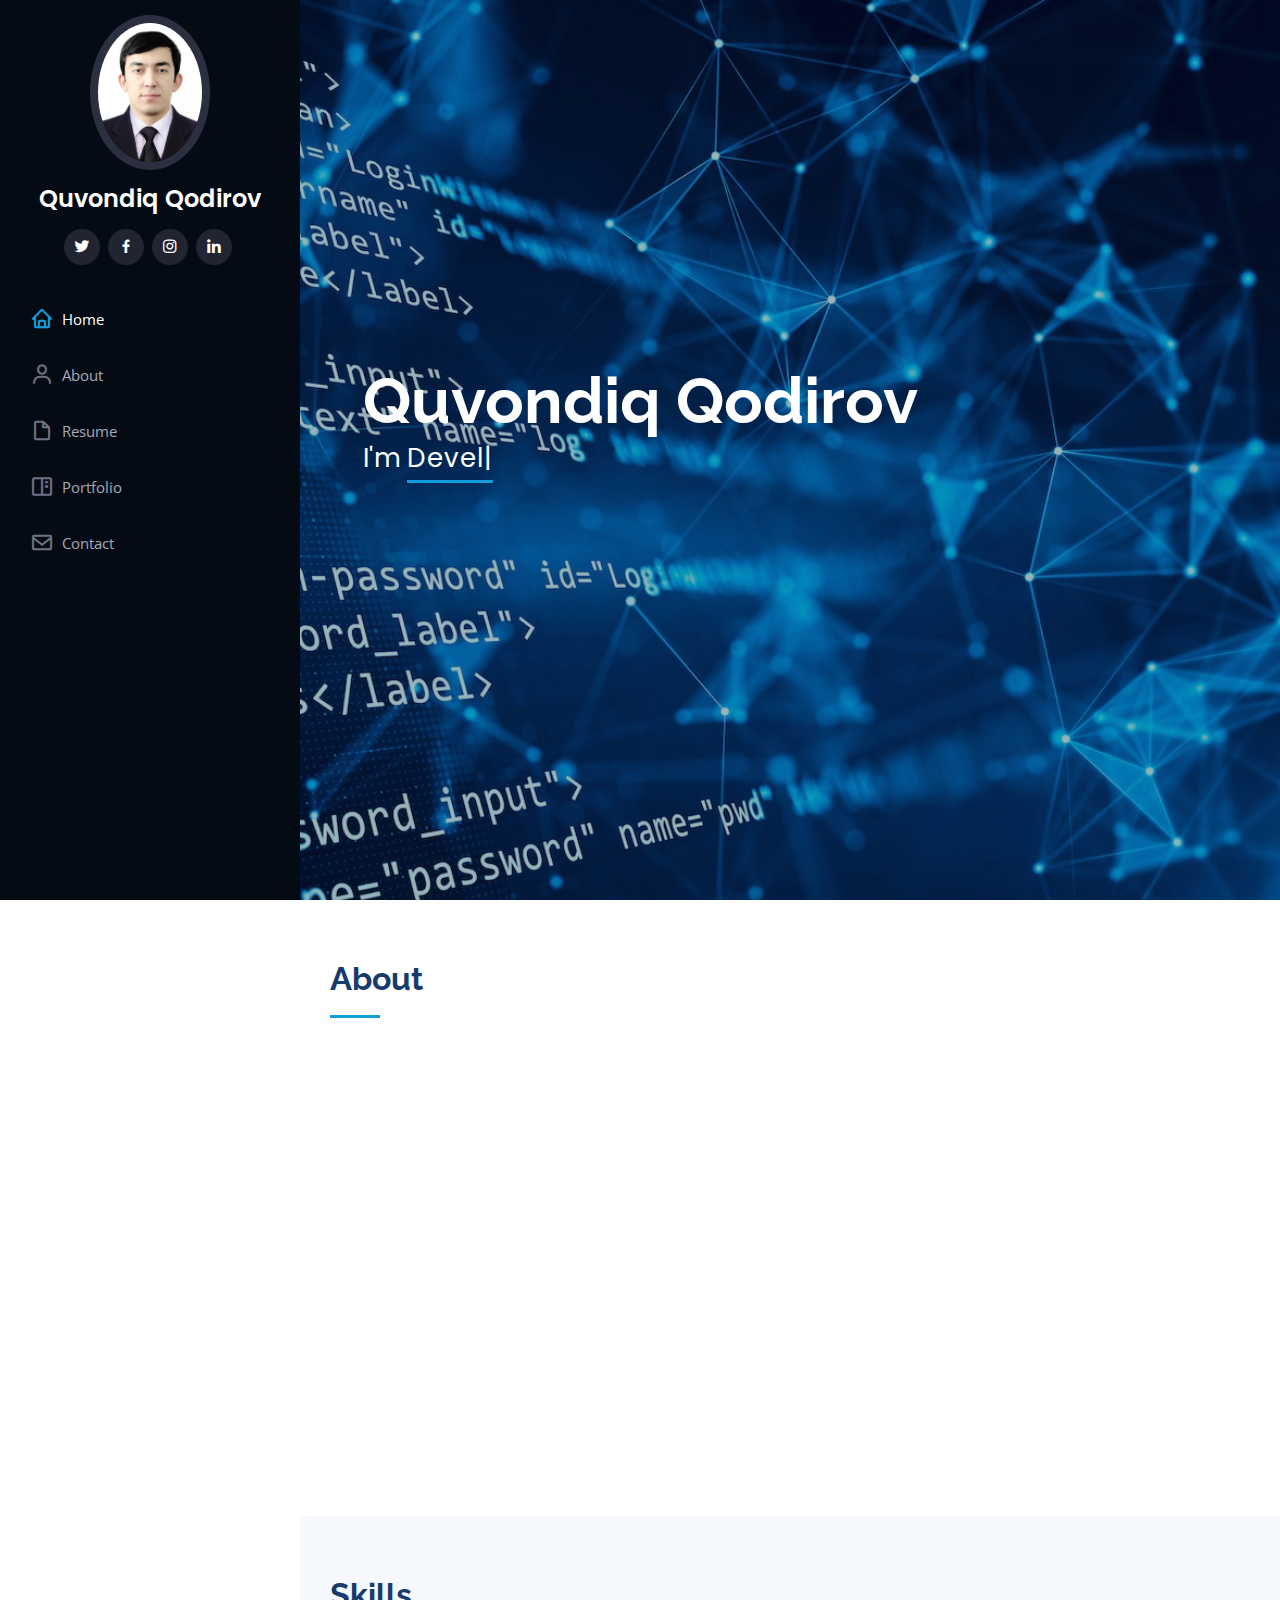
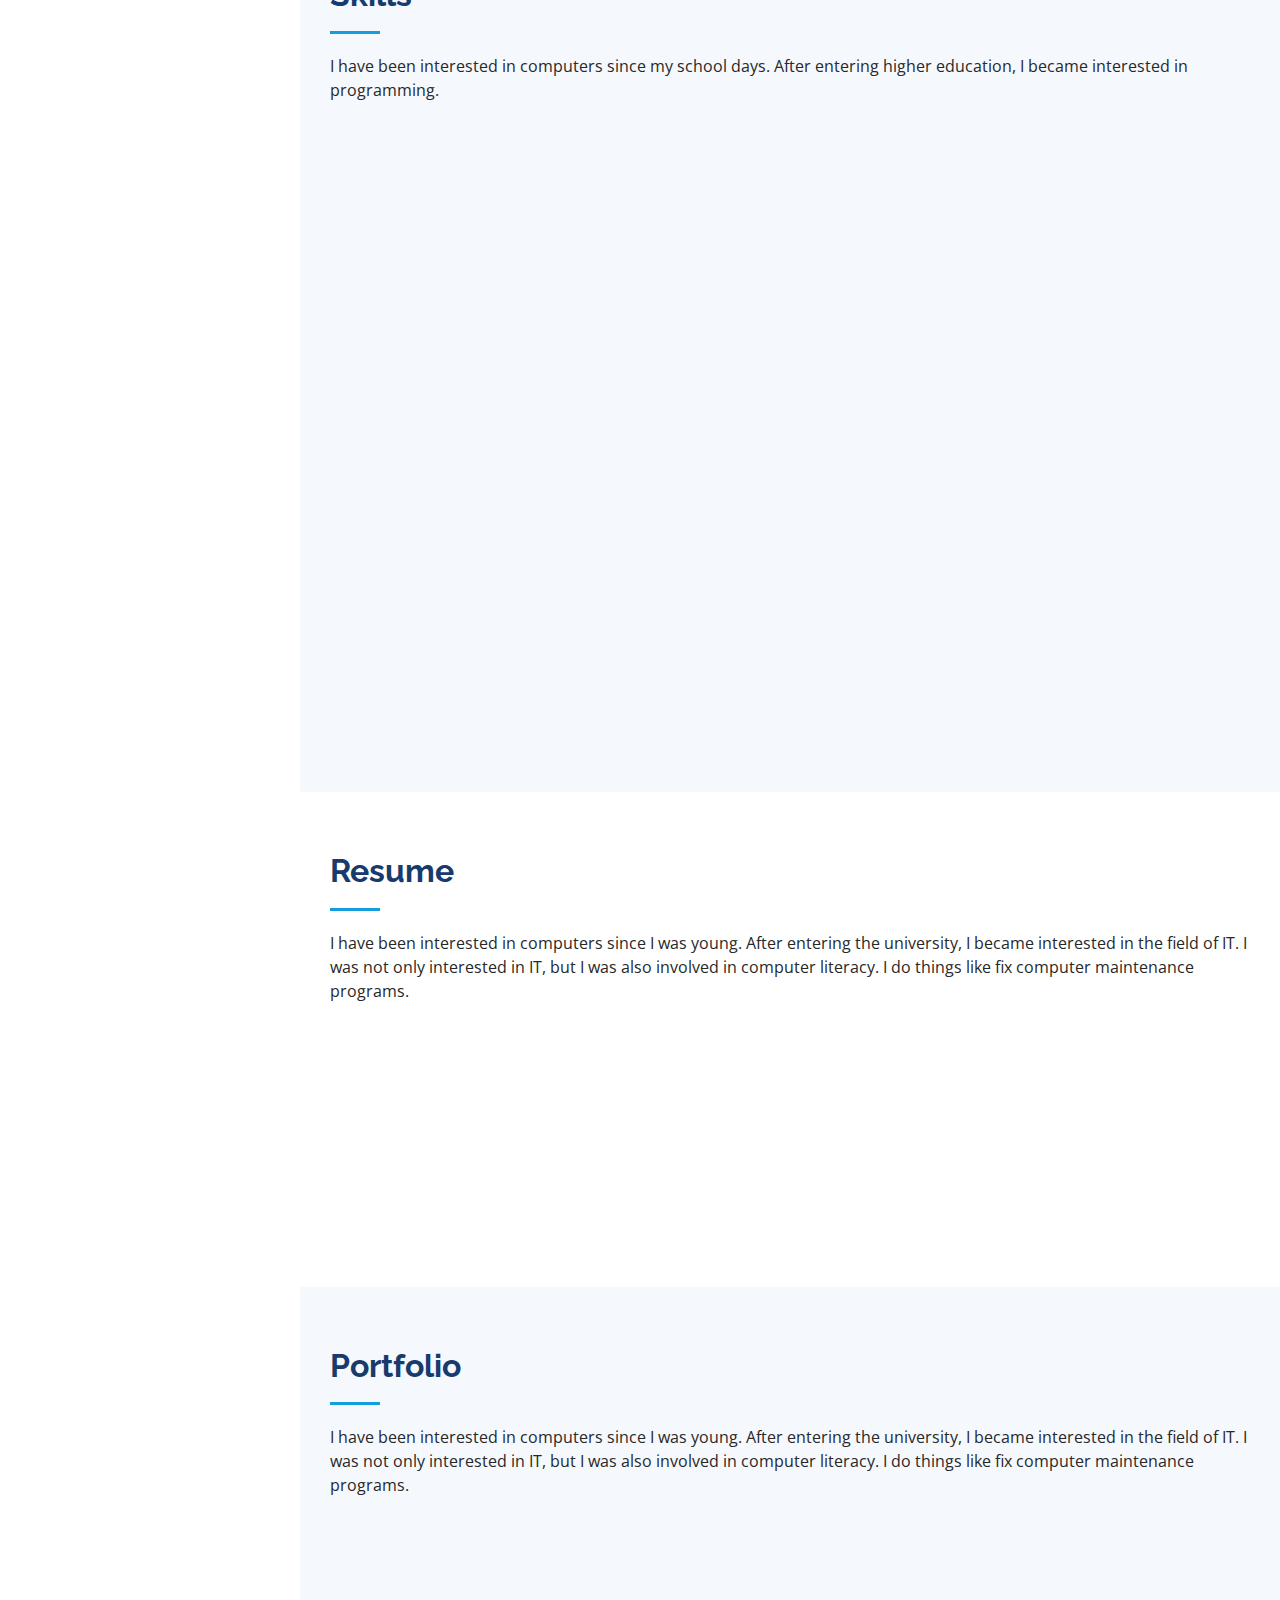
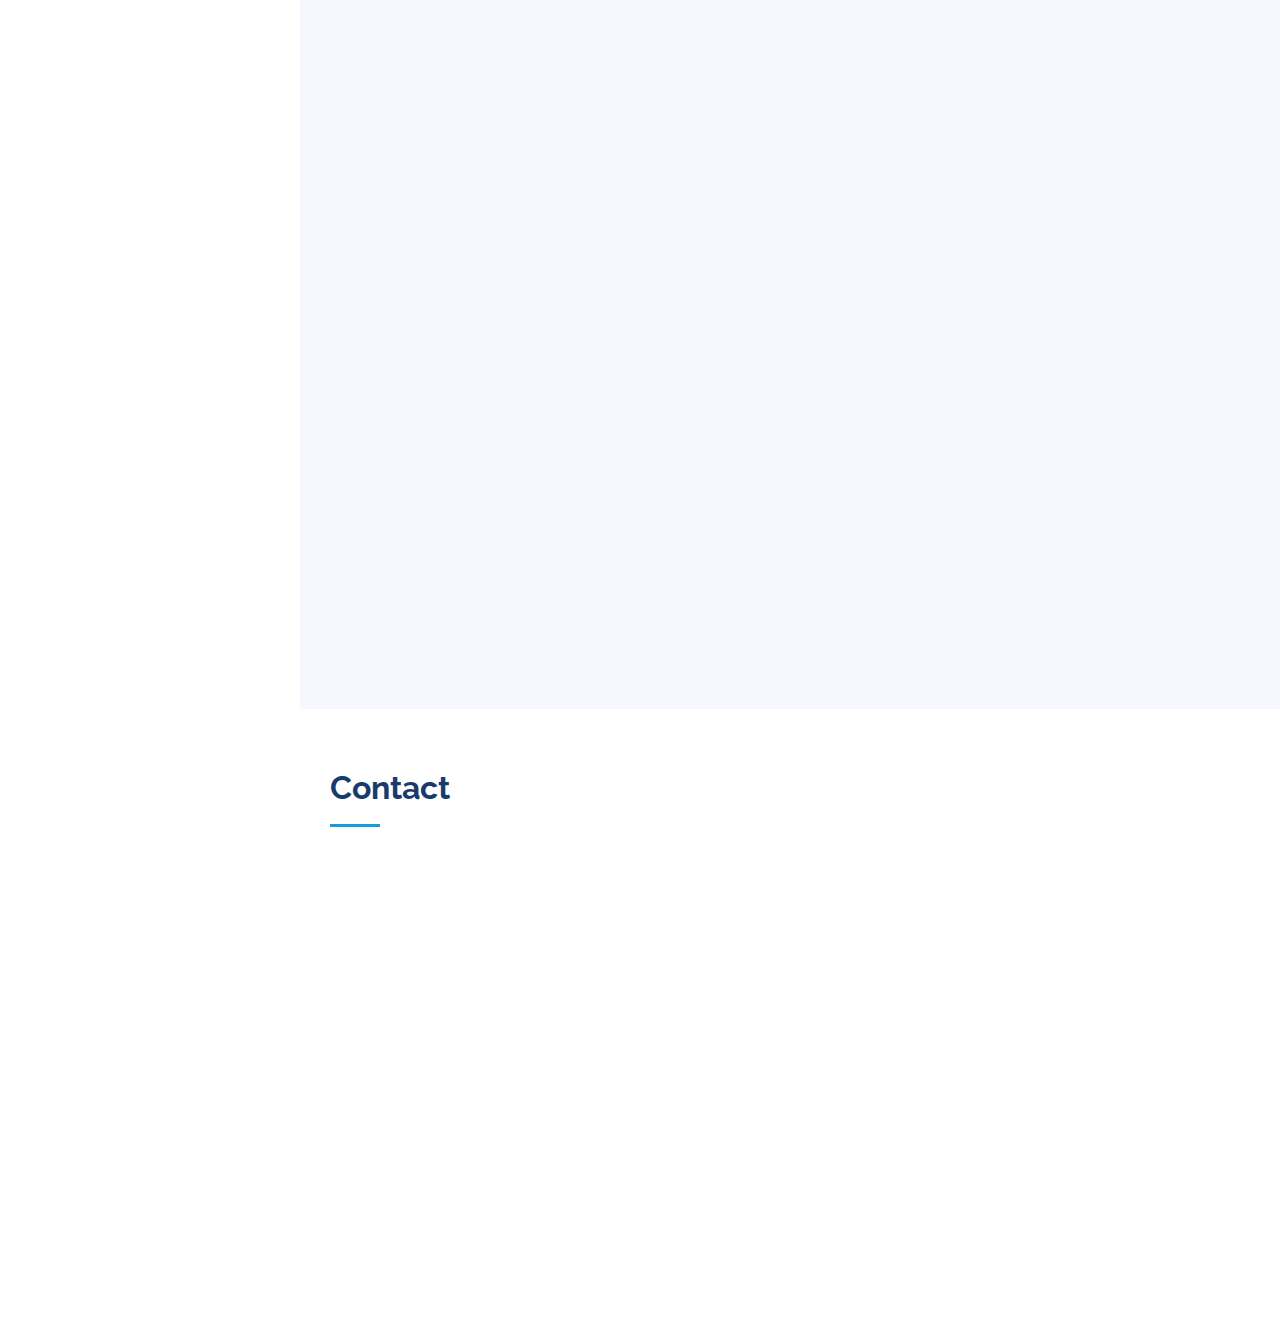
<file: index.html>
<!DOCTYPE html>
<html lang="en">

<head>
  <meta charset="utf-8">
  <meta content="width=device-width, initial-scale=1.0" name="viewport">

  <title>Qodirovv Portfolio</title>
  <meta content="" name="description">
  <meta content="" name="keywords">

  <!-- Favicons -->
  <link href="assets/img/favicon-q.png" rel="icon">
  <link href="assets/img/apple-touch-icon.png" rel="apple-touch-icon">
  

  <!-- Google Fonts -->
  <link href="https://fonts.googleapis.com/css?family=Open+Sans:300,300i,400,400i,600,600i,700,700i|Raleway:300,300i,400,400i,500,500i,600,600i,700,700i|Poppins:300,300i,400,400i,500,500i,600,600i,700,700i" rel="stylesheet">

  <!-- Vendor CSS Files -->
  <link href="assets/vendor/aos/aos.css" rel="stylesheet">
  <link href="assets/vendor/bootstrap/css/bootstrap.min.css" rel="stylesheet">
  <link href="assets/vendor/bootstrap-icons/bootstrap-icons.css" rel="stylesheet">
  <link href="assets/vendor/boxicons/css/boxicons.min.css" rel="stylesheet">
  <link href="assets/vendor/glightbox/css/glightbox.min.css" rel="stylesheet">
  <link href="assets/vendor/swiper/swiper-bundle.min.css" rel="stylesheet">

  <!-- Template Main CSS File -->
  <link href="assets/css/style.css" rel="stylesheet">

 
</head>

<body>

  <!-- ======= Mobile nav toggle button ======= -->
  <i class="bi bi-list mobile-nav-toggle d-xl-none"></i>

  <!-- ======= Header ======= -->
  <header id="header">
    <div class="d-flex flex-column">

      <div class="profile">
        <img src="assets/img/img-1.jpg" alt="" class="img-fluid rounded-circle">
        <h1 class="text-light"><a href="index.html">Quvondiq Qodirov</a></h1>
        <div class="social-links mt-3 text-center">
          <a href="https://x.com/QuvondiqQ7167" class="twitter"><i class="bx bxl-twitter"></i></a>
          <a href="https://www.facebook.com/profile.php?id=61556539561499&locale=ru_RU" class="facebook"><i class="bx bxl-facebook"></i></a>
          <a href="https://www.instagram.com/_qodirovv_077/" class="instagram"><i class="bx bxl-instagram"></i></a>
          <a href="https://www.linkedin.com/in/quvondiq-qodirov-06497230a/" class="linkedin"><i class="bx bxl-linkedin"></i></a>
        </div>
      </div>

      <nav id="navbar" class="nav-menu navbar">
        <ul>
          <li><a href="#hero" class="nav-link scrollto active"><i class="bx bx-home"></i> <span>Home</span></a></li>
          <li><a href="#about" class="nav-link scrollto"><i class="bx bx-user"></i> <span>About</span></a></li>
          <li><a href="#resume" class="nav-link scrollto"><i class="bx bx-file-blank"></i> <span>Resume</span></a></li>
          <li><a href="#portfolio" class="nav-link scrollto"><i class="bx bx-book-content"></i> <span>Portfolio</span></a></li>
          <li><a href="#contact" class="nav-link scrollto"><i class="bx bx-envelope"></i> <span>Contact</span></a></li>
        </ul>
      </nav><!-- .nav-menu -->
    </div>
  </header><!-- End Header -->

  <!-- ======= Hero Section ======= -->
  <section id="hero" class="d-flex flex-column justify-content-center align-items-center">
    <div class="hero-container" data-aos="fade-in">
      <h1>Quvondiq Qodirov</h1>
      <p>I'm <span class="typed" data-typed-items=" Developer"></span></p>
    </div>
  </section><!-- End Hero -->

  <main id="main">

    <!-- ======= About Section ======= -->
    <section id="about" class="about">
      <div class="container">

        <div class="section-title">
          <h2>About</h2>
          <!-- <p>Magnam dolores commodi suscipit. Necessitatibus eius consequatur ex aliquid fuga eum quidem. Sit sint consectetur velit. Quisquam quos quisquam cupiditate. Et nemo qui impedit suscipit alias ea. Quia fugiat sit in iste officiis commodi quidem hic quas.</p> -->
        </div>

        <div class="row">
          <div class="col-lg-4" data-aos="fade-right">
            <img src="assets/img/img-1.jpg" class="img-fluid" alt="">
          </div>
          <div class="col-lg-8 pt-4 pt-lg-0 content" data-aos="fade-left">
            <h3>Web Developer.</h3>
            <!-- <p class="fst-italic">
              Lorem ipsum dolor sit amet, consectetur adipiscing elit, sed do eiusmod tempor incididunt ut labore et dolore
              magna aliqua.
            </p> -->
            <div class="row">
              <div class="col-lg-6">
                <ul>
                  <li><i class="bi bi-chevron-right"></i> <strong>Birthday:</strong> <span>3 March 2002</span></li>
                  <!-- <li><i class="bi bi-chevron-right"></i> <strong>Website:</strong> <span>www.example.com</span></li> -->
                  <li><i class="bi bi-chevron-right"></i> <strong>Phone:</strong> <span>+99893 847 71 67</span></li>
                  <li><i class="bi bi-chevron-right"></i> <strong>City:</strong> <span>Bagat, Khorezm</span></li>
                </ul>
              </div>
              <div class="col-lg-6">
                <ul>
                  <li><i class="bi bi-chevron-right"></i> <strong>Age:</strong> <span>22</span></li>
                  <li><i class="bi bi-chevron-right"></i> <strong>Degree:</strong> <span>Junior</span></li>
                  <li><i class="bi bi-chevron-right"></i> <strong>Email:</strong> <span>quvondiq077@gmail.com</span></li>
                  <!-- <li><i class="bi bi-chevron-right"></i> <strong>Freelance:</strong> <span>Available</span></li> -->
                </ul>
              </div>
            </div>
            
          </div>
        </div>

      </div>
    </section><!-- End About Section -->

   

    <!-- ======= Skills Section ======= -->
    <section id="skills" class="skills section-bg">
      <div class="container">

        <div class="section-title">
          <h2>Skills</h2>
          <p>I have been interested in computers since my school days. After entering higher education, I became interested in programming.</p>
        </div>

        <div class="row skills-content">

          <div class="col-lg-6" data-aos="fade-up">

            <div class="progress">
              <span class="skill">HTML <i class="val">95%</i></span>
              <div class="progress-bar-wrap">
                <div class="progress-bar" role="progressbar" aria-valuenow="95" aria-valuemin="0" aria-valuemax="100"></div>
              </div>
            </div>

            <div class="progress">
              <span class="skill">CSS <i class="val">88%</i></span>
              <div class="progress-bar-wrap">
                <div class="progress-bar" role="progressbar" aria-valuenow="88" aria-valuemin="0" aria-valuemax="100"></div>
              </div>
            </div>
            
            <div class="progress">
              <span class="skill">Bootstrap <i class="val">81%</i></span>
              <div class="progress-bar-wrap">
                <div class="progress-bar" role="progressbar" aria-valuenow="81" aria-valuemin="0" aria-valuemax="100"></div>
              </div>
            </div>

            <div class="progress">
              <span class="skill">Git and Github <i class="val">81%</i></span>
              <div class="progress-bar-wrap">
                <div class="progress-bar" role="progressbar" aria-valuenow="81" aria-valuemin="0" aria-valuemax="100"></div>
              </div>
            </div>

            <div class="progress">
              <span class="skill">Api <i class="val">75%</i></span>
              <div class="progress-bar-wrap">
                <div class="progress-bar" role="progressbar" aria-valuenow="75" aria-valuemin="0" aria-valuemax="100"></div>
              </div>
            </div>

            <div class="progress">
              <span class="skill">JavaScript <i class="val">70%</i></span>
              <div class="progress-bar-wrap">
                <div class="progress-bar" role="progressbar" aria-valuenow="70" aria-valuemin="0" aria-valuemax="100"></div>
              </div>
            </div>

            <div class="progress">
              <span class="skill">Reac JS <i class="val">70%</i></span>
              <div class="progress-bar-wrap">
                <div class="progress-bar" role="progressbar" aria-valuenow="70" aria-valuemin="0" aria-valuemax="100"></div>
              </div>
            </div>

            <div class="progress">
              <span class="skill">C++ <i class="val">75%</i></span>
              <div class="progress-bar-wrap">
                <div class="progress-bar" role="progressbar" aria-valuenow="75" aria-valuemin="0" aria-valuemax="100"></div>
              </div>
            </div>

            <div class="progress">
              <span class="skill">Java <i class="val">50%</i></span>
              <div class="progress-bar-wrap">
                <div class="progress-bar" role="progressbar" aria-valuenow="50" aria-valuemin="0" aria-valuemax="100"></div>
              </div>
            </div>

            <div class="progress">
              <span class="skill">python <i class="val">50%</i></span>
              <div class="progress-bar-wrap">
                <div class="progress-bar" role="progressbar" aria-valuenow="50" aria-valuemin="0" aria-valuemax="100"></div>
              </div>
            </div>

          </div>

          <div class="col-lg-6" data-aos="fade-up" data-aos-delay="100">

            <!-- <div class="progress">
              <span class="skill">PHP <i class="val">80%</i></span>
              <div class="progress-bar-wrap">
                <div class="progress-bar" role="progressbar" aria-valuenow="80" aria-valuemin="0" aria-valuemax="100"></div>
              </div>
            </div>

            <div class="progress">
              <span class="skill">WordPress/CMS <i class="val">90%</i></span>
              <div class="progress-bar-wrap">
                <div class="progress-bar" role="progressbar" aria-valuenow="90" aria-valuemin="0" aria-valuemax="100"></div>
              </div>
            </div>

            <div class="progress">
              <span class="skill">Photoshop <i class="val">55%</i></span>
              <div class="progress-bar-wrap">
                <div class="progress-bar" role="progressbar" aria-valuenow="55" aria-valuemin="0" aria-valuemax="100"></div>
              </div>
            </div> -->

          </div>

        </div>

      </div>
    </section><!-- End Skills Section -->

    <!-- ======= Resume Section ======= -->
    <section id="resume" class="resume">
      <div class="container">

        <div class="section-title">
          <h2>Resume</h2>
          <p>I have been interested in computers since I was young. After entering the university, I became interested in the field of IT. I was not only interested in IT, but I was also involved in computer literacy. I do things like fix computer maintenance programs.</p>
        </div>

        <div class="row">
          <div class="col-lg-6" data-aos="fade-up">
        
            <h3 class="resume-title">Education</h3>
        
            <div class="resume-item">
              <h4>Bachelor of Mathematics and Informatics</h4>
              <h5>2020 - 2024</h5>
              <p><em>Gulistan State University, Information Technologies fakulteti</em></p>
            </div>
          </div>
          <div class="col-lg-6" data-aos="fade-up" data-aos-delay="100">
            <h3 class="resume-title">Professional Experience</h3>
           
            <div class="resume-item">
              <h4>Web Developer</h4>
              <h5>2023 - 2024</h5>
              <p><em>Gulistan city, IT Live Academy</em></p>
              
            </div>
          </div>
        </div>

      </div>
    </section><!-- End Resume Section -->

    <!-- ======= Portfolio Section ======= -->
    <section id="portfolio" class="portfolio section-bg">
      <div class="container">

        <div class="section-title">
          <h2>Portfolio</h2>
          <p>I have been interested in computers since I was young. After entering the university, I became interested in the field of IT. I was not only interested in IT, but I was also involved in computer literacy. I do things like fix computer maintenance programs.</p>
        </div>

        <div class="row" data-aos="fade-up">
          <div class="col-lg-12 d-flex justify-content-center">
            <ul id="portfolio-flters">
              <li data-filter=".filter-web">Web</li>
            </ul>
          </div>
        </div>

        <div class="row portfolio-container" data-aos="fade-up" data-aos-delay="100">

          <div class="col-lg-4 col-md-6 portfolio-item filter-app">
            <div class="portfolio-wrap">
              <img src="assets/img/portfolio/Vue_cinema.png" class="img-fluid" alt="">
              <div class="portfolio-links">
                <a href="assets/img/portfolio/Vue_cinema.png" data-gallery="portfolioGallery" class="portfolio-lightbox" title="Web 1"><i class="bx bx-plus"></i></a>
                <a href="portfolio-details.html" title="More Details"><i class="bx bx-link"></i></a>
              </div>
            </div>
          </div>

          <div class="col-lg-4 col-md-6 portfolio-item filter-web">
            <div class="portfolio-wrap">
              <img src="assets/img/portfolio/portfolio-2.png" class="img-fluid" alt="">
              <div class="portfolio-links">
                <a href="assets/img/portfolio/portfolio-2.png" data-gallery="portfolioGallery" class="portfolio-lightbox" title="Web 2"><i class="bx bx-plus"></i></a>
                <a href="portfolio-details_2.html" title="More Details"><i class="bx bx-link"></i></a>
              </div>
            </div>
          </div>

          <div class="col-lg-4 col-md-6 portfolio-item filter-app">
            <div class="portfolio-wrap">
              <img src="assets/img/portfolio/portfolio-3.png" class="img-fluid" alt="">
              <div class="portfolio-links">
                <a href="assets/img/portfolio/portfolio-3.png" data-gallery="portfolioGallery" class="portfolio-lightbox" title="Web 3"><i class="bx bx-plus"></i></a>
                <a href="portfolio-details_3.html" title="More Details"><i class="bx bx-link"></i></a>
              </div>
            </div>
          </div>

          <div class="col-lg-4 col-md-6 portfolio-item filter-card">
            <div class="portfolio-wrap">
              <img src="assets/img/portfolio/portfolio-4.png" class="img-fluid" alt="">
              <div class="portfolio-links">
                <a href="assets/img/portfolio/portfolio-4.png" data-gallery="portfolioGallery" class="portfolio-lightbox" title="Web 4"><i class="bx bx-plus"></i></a>
                <a href="portfolio-details_4.html" title="More Details"><i class="bx bx-link"></i></a>
              </div>
            </div>
          </div>

          <div class="col-lg-4 col-md-6 portfolio-item filter-web">
            <div class="portfolio-wrap">
              <img src="assets/img/portfolio/portfolio-5.png" class="img-fluid" alt="">
              <div class="portfolio-links">
                <a href="assets/img/portfolio/portfolio-5.png" data-gallery="portfolioGallery" class="portfolio-lightbox" title="Web 5"><i class="bx bx-plus"></i></a>
                <a href="portfolio-details_5.html" title="More Details"><i class="bx bx-link"></i></a>
              </div>
            </div>
          </div>

          <div class="col-lg-4 col-md-6 portfolio-item filter-app">
            <div class="portfolio-wrap">
              <img src="assets/img/portfolio/portfolio-6.png" class="img-fluid" alt="">
              <div class="portfolio-links">
                <a href="assets/img/portfolio/portfolio-6.png" data-gallery="portfolioGallery" class="portfolio-lightbox" title="Web 6"><i class="bx bx-plus"></i></a>
                <a href="portfolio-details_6.html" title="More Details"><i class="bx bx-link"></i></a>
              </div>
            </div>
          </div>

          <div class="col-lg-4 col-md-6 portfolio-item filter-card">
            <div class="portfolio-wrap">
              <img src="assets/img/portfolio/portfolio-7.png" class="img-fluid" alt="">
              <div class="portfolio-links">
                <a href="assets/img/portfolio/portfolio-7.png" data-gallery="portfolioGallery" class="portfolio-lightbox" title="Web 7"><i class="bx bx-plus"></i></a>
                <a href="portfolio-details_7.html" title="More Details"><i class="bx bx-link"></i></a>
              </div>
            </div>
          </div>

          <div class="col-lg-4 col-md-6 portfolio-item filter-card">
            <div class="portfolio-wrap">
              <img src="assets/img/portfolio/portfolio-8.png" class="img-fluid" alt="">
              <div class="portfolio-links">
                <a href="assets/img/portfolio/portfolio-8.png" data-gallery="portfolioGallery" class="portfolio-lightbox" title="Web 8"><i class="bx bx-plus"></i></a>
                <a href="portfolio-details_8.html" title="More Details"><i class="bx bx-link"></i></a>
              </div>
            </div>
          </div>

          <div class="col-lg-4 col-md-6 portfolio-item filter-web">
            <div class="portfolio-wrap">
              <img src="assets/img/portfolio/portfolio-9.png" class="img-fluid" alt="">
              <div class="portfolio-links">
                <a href="assets/img/portfolio/portfolio-9.png" data-gallery="portfolioGallery" class="portfolio-lightbox" title="Web 9"><i class="bx bx-plus"></i></a>
                <a href="portfolio-details_9.html" title="More Details"><i class="bx bx-link"></i></a>
              </div>
            </div>
          </div>

        </div>

      </div>
    </section><!-- End Portfolio Section -->

   

    <!-- ======= Contact Section ======= -->
    <section id="contact" class="contact">
      <div class="container">

        <div class="section-title">
          <h2>Contact</h2>
          
        </div>

        <div class="row" data-aos="fade-in">

          <div class="col-lg-5 d-flex align-items-stretch">
            <div class="info">
              <div class="address">
                <i class="bi bi-geo-alt"></i>
                <h4>Location:</h4>
                <p>Bogot district, Khorezm region</p>
              </div>

              <div class="email">
                <i class="bi bi-envelope"></i>
                <h4>Email:</h4>
                <p>quvondiq077@gmail.com</p>
              </div>

              <div class="phone">
                <i  class="bi bi-phone"></i>
                <h4>Call:</h4>
                <p>+99893 847 71 67</p>
              </div>

              
            </div>

          </div>

          

        </div>

      </div>
    </section><!-- End Contact Section -->

  </main><!-- End #main -->

  <!-- ======= Footer ======= -->
  <footer id="footer">
    <div class="container">
      <div class="copyright">
      </div>
      <div class="credits">
       
      </div>
    </div>
  </footer><!-- End  Footer -->

  <a href="#" class="back-to-top d-flex align-items-center justify-content-center"><i class="bi bi-arrow-up-short"></i></a>

  <!-- Vendor JS Files -->
  <script src="assets/vendor/purecounter/purecounter_vanilla.js"></script>
  <script src="assets/vendor/aos/aos.js"></script>
  <script src="assets/vendor/bootstrap/js/bootstrap.bundle.min.js"></script>
  <script src="assets/vendor/glightbox/js/glightbox.min.js"></script>
  <script src="assets/vendor/isotope-layout/isotope.pkgd.min.js"></script>
  <script src="assets/vendor/swiper/swiper-bundle.min.js"></script>
  <script src="assets/vendor/typed.js/typed.umd.js"></script>
  <script src="assets/vendor/waypoints/noframework.waypoints.js"></script>
  <script src="assets/vendor/php-email-form/validate.js"></script>

  <!-- Template Main JS File -->
  <script src="assets/js/main.js"></script>

</body>

</html>
</file>
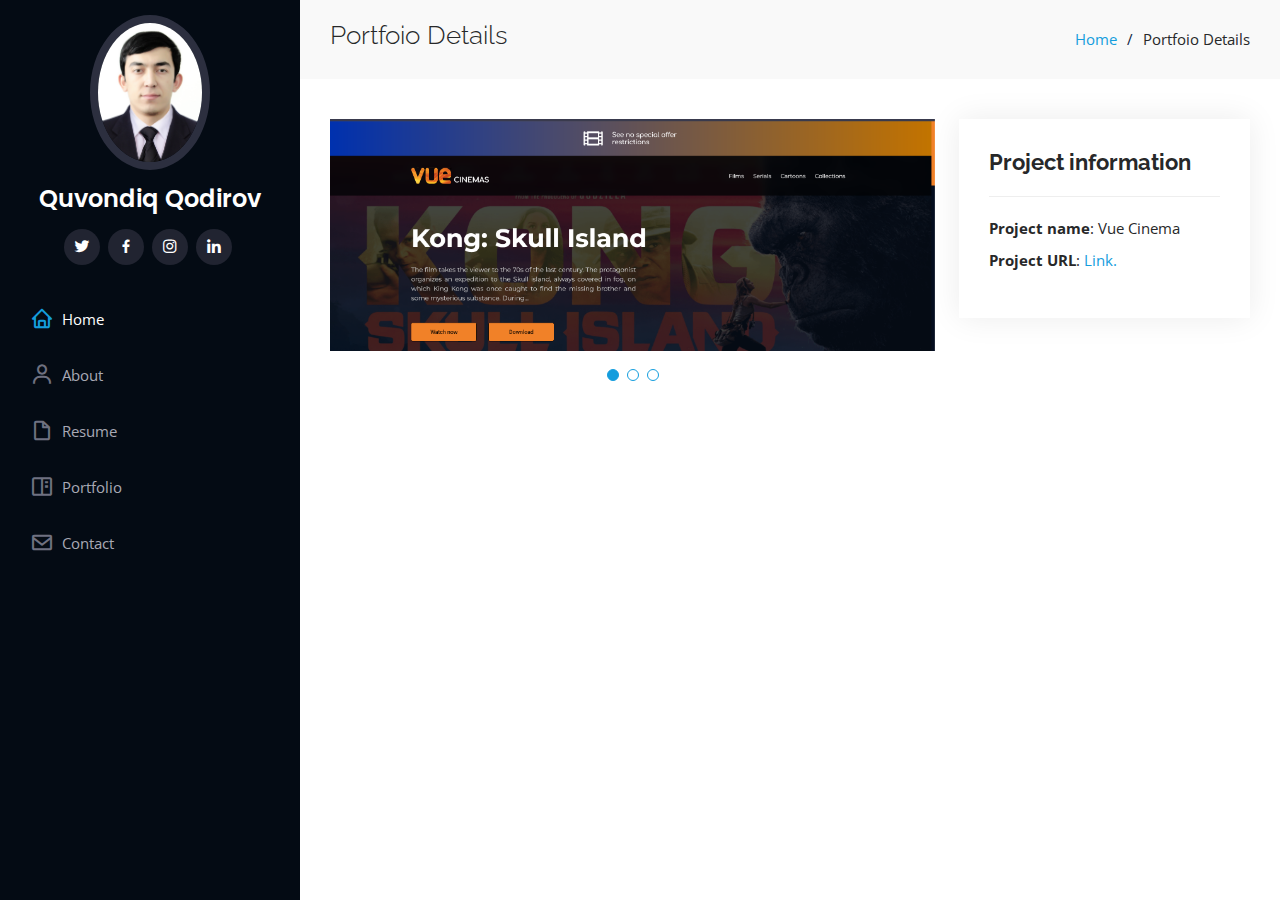
<file: portfolio-details.html>
<!DOCTYPE html>
<html lang="en">

<head>
  <meta charset="utf-8">
  <meta content="width=device-width, initial-scale=1.0" name="viewport">

  <title>Portfolio Details</title>
  <meta content="" name="description">
  <meta content="" name="keywords">

  <!-- Favicons -->
  <link href="assets/img/favicon.png" rel="icon">
  <link href="assets/img/apple-touch-icon.png" rel="apple-touch-icon">

  <!-- Google Fonts -->
  <link href="https://fonts.googleapis.com/css?family=Open+Sans:300,300i,400,400i,600,600i,700,700i|Raleway:300,300i,400,400i,500,500i,600,600i,700,700i|Poppins:300,300i,400,400i,500,500i,600,600i,700,700i" rel="stylesheet">

  <!-- Vendor CSS Files -->
  <link href="assets/vendor/aos/aos.css" rel="stylesheet">
  <link href="assets/vendor/bootstrap/css/bootstrap.min.css" rel="stylesheet">
  <link href="assets/vendor/bootstrap-icons/bootstrap-icons.css" rel="stylesheet">
  <link href="assets/vendor/boxicons/css/boxicons.min.css" rel="stylesheet">
  <link href="assets/vendor/glightbox/css/glightbox.min.css" rel="stylesheet">
  <link href="assets/vendor/swiper/swiper-bundle.min.css" rel="stylesheet">

  <!-- Template Main CSS File -->
  <link href="assets/css/style.css" rel="stylesheet">

 
</head>

<body>

  <!-- ======= Mobile nav toggle button ======= -->
  <i class="bi bi-list mobile-nav-toggle d-xl-none"></i>

  <!-- ======= Header ======= -->
  <header id="header">
    <div class="d-flex flex-column">

      <div class="profile">
        <img src="assets/img/img-1.jpg" alt="" class="img-fluid rounded-circle">
        <h1 class="text-light"><a href="index.html">Quvondiq Qodirov</a></h1>
        <div class="social-links mt-3 text-center">
          <a href="https://x.com/QuvondiqQ7167" class="twitter"><i class="bx bxl-twitter"></i></a>
          <a href="https://www.facebook.com/profile.php?id=61556539561499&locale=ru_RU" class="facebook"><i class="bx bxl-facebook"></i></a>
          <a href="https://www.instagram.com/_qodirovv_077/" class="instagram"><i class="bx bxl-instagram"></i></a>
          <a href="https://www.linkedin.com/in/quvondiq-qodirov-06497230a/" class="linkedin"><i class="bx bxl-linkedin"></i></a>
        </div>
      </div>

      <nav id="navbar" class="nav-menu navbar">
        <ul>
          <li><a href="#hero" class="nav-link scrollto active"><i class="bx bx-home"></i> <span>Home</span></a></li>
          <li><a href="#about" class="nav-link scrollto"><i class="bx bx-user"></i> <span>About</span></a></li>
          <li><a href="#resume" class="nav-link scrollto"><i class="bx bx-file-blank"></i> <span>Resume</span></a></li>
          <li><a href="#portfolio" class="nav-link scrollto"><i class="bx bx-book-content"></i> <span>Portfolio</span></a></li>
          <li><a href="#contact" class="nav-link scrollto"><i class="bx bx-envelope"></i> <span>Contact</span></a></li>
        </ul>
      </nav><!-- .nav-menu -->
    </div>
  </header><!-- End Header -->

  <main id="main">

    <!-- ======= Breadcrumbs ======= -->
    <section id="breadcrumbs" class="breadcrumbs">
      <div class="container">

        <div class="d-flex justify-content-between align-items-center">
          <h2>Portfoio Details</h2>
          <ol>
            <li><a href="index.html">Home</a></li>
            <li>Portfoio Details</li>
          </ol>
        </div>

      </div>
    </section><!-- End Breadcrumbs -->

    <!-- ======= Portfolio Details Section ======= -->
    <section id="portfolio-details" class="portfolio-details">
      <div class="container">

        <div class="row gy-4">

          <div class="col-lg-8">
            <div class="portfolio-details-slider swiper">
              <div class="swiper-wrapper align-items-center">

                <div class="swiper-slide">
                  <img src="assets/img/portfolio/Vue_cinema.png" alt="">
                </div>

                <div class="swiper-slide">
                  <img src="assets/img/portfolio/Vue-cinema_2.png" alt="">
                </div>

                <div class="swiper-slide">
                  <img src="assets/img/portfolio/Vue-cinema_3.png" alt="">
                </div>

              </div>
              <div class="swiper-pagination"></div>
            </div>
          </div>

          <div class="col-lg-4">
            <div class="portfolio-info">
              <h3>Project information</h3>
              <ul>
                <li><strong>Project name</strong>: Vue Cinema</li>
                <li><strong>Project URL</strong>: <a href="https://quvondiqbek077.github.io/vue-cinema-landing-page/">Link.</a></li>
              </ul>
            </div>
            
          </div>

        </div>

      </div>
    </section><!-- End Portfolio Details Section -->

  </main><!-- End #main -->

  <!-- ======= Footer ======= -->
  <footer id="footer">
    <div class="container">
      <div class="copyright">
      </div>
      
    </div>
  </footer><!-- End  Footer -->

  <a href="#" class="back-to-top d-flex align-items-center justify-content-center"><i class="bi bi-arrow-up-short"></i></a>

  <!-- Vendor JS Files -->
  <script src="assets/vendor/purecounter/purecounter_vanilla.js"></script>
  <script src="assets/vendor/aos/aos.js"></script>
  <script src="assets/vendor/bootstrap/js/bootstrap.bundle.min.js"></script>
  <script src="assets/vendor/glightbox/js/glightbox.min.js"></script>
  <script src="assets/vendor/isotope-layout/isotope.pkgd.min.js"></script>
  <script src="assets/vendor/swiper/swiper-bundle.min.js"></script>
  <script src="assets/vendor/typed.js/typed.umd.js"></script>
  <script src="assets/vendor/waypoints/noframework.waypoints.js"></script>
  <script src="assets/vendor/php-email-form/validate.js"></script>

  <!-- Template Main JS File -->
  <script src="assets/js/main.js"></script>

</body>

</html>
</file>
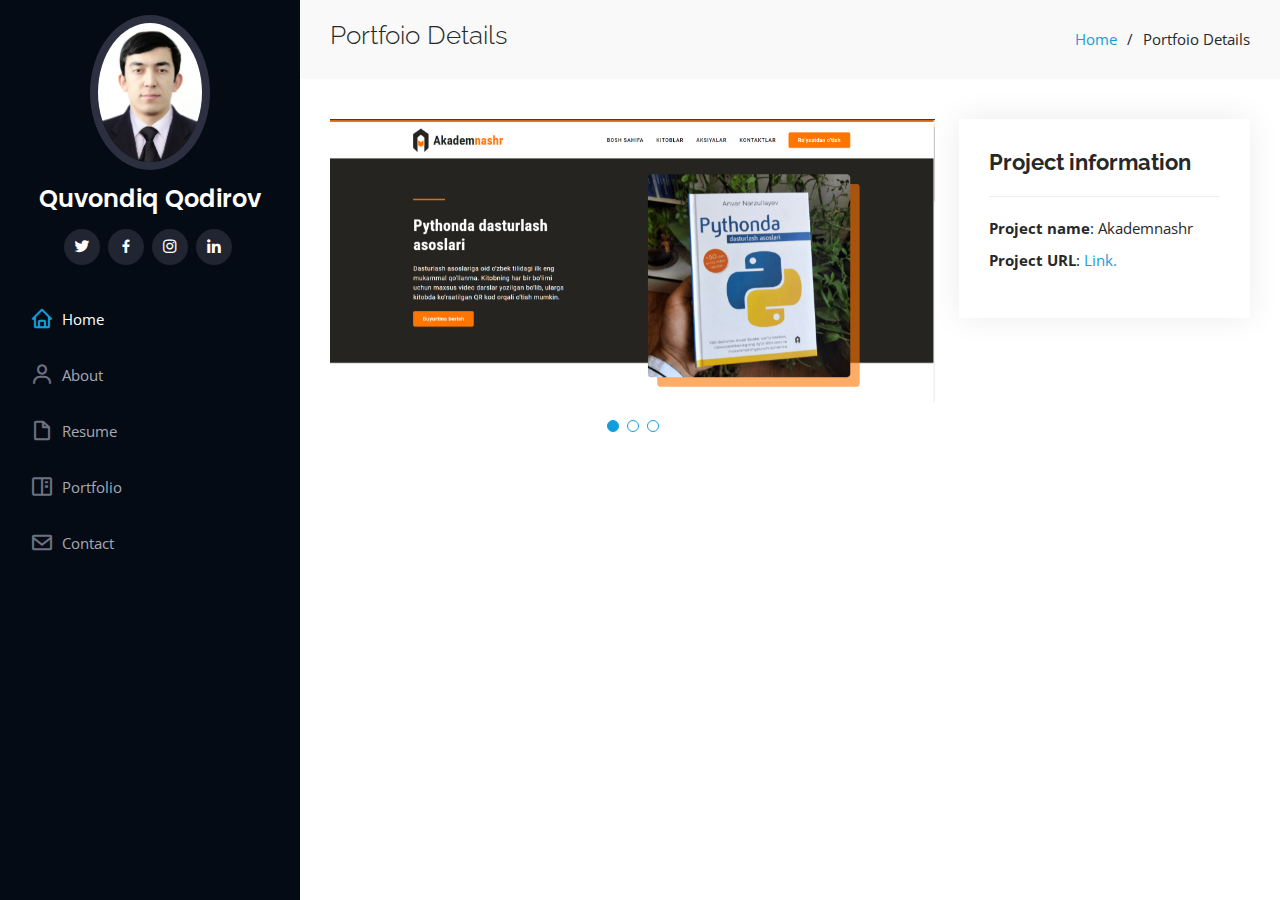
<file: portfolio-details_2.html>
<!DOCTYPE html>
<html lang="en">

<head>
  <meta charset="utf-8">
  <meta content="width=device-width, initial-scale=1.0" name="viewport">

  <title>Portfolio Details</title>
  <meta content="" name="description">
  <meta content="" name="keywords">

  <!-- Favicons -->
  <link href="assets/img/favicon.png" rel="icon">
  <link href="assets/img/apple-touch-icon.png" rel="apple-touch-icon">

  <!-- Google Fonts -->
  <link href="https://fonts.googleapis.com/css?family=Open+Sans:300,300i,400,400i,600,600i,700,700i|Raleway:300,300i,400,400i,500,500i,600,600i,700,700i|Poppins:300,300i,400,400i,500,500i,600,600i,700,700i" rel="stylesheet">

  <!-- Vendor CSS Files -->
  <link href="assets/vendor/aos/aos.css" rel="stylesheet">
  <link href="assets/vendor/bootstrap/css/bootstrap.min.css" rel="stylesheet">
  <link href="assets/vendor/bootstrap-icons/bootstrap-icons.css" rel="stylesheet">
  <link href="assets/vendor/boxicons/css/boxicons.min.css" rel="stylesheet">
  <link href="assets/vendor/glightbox/css/glightbox.min.css" rel="stylesheet">
  <link href="assets/vendor/swiper/swiper-bundle.min.css" rel="stylesheet">

  <!-- Template Main CSS File -->
  <link href="assets/css/style.css" rel="stylesheet">

 
</head>

<body>

  <!-- ======= Mobile nav toggle button ======= -->
  <i class="bi bi-list mobile-nav-toggle d-xl-none"></i>

  <!-- ======= Header ======= -->
  <header id="header">
    <div class="d-flex flex-column">

      <div class="profile">
        <img src="assets/img/img-1.jpg" alt="" class="img-fluid rounded-circle">
        <h1 class="text-light"><a href="index.html">Quvondiq Qodirov</a></h1>
        <div class="social-links mt-3 text-center">
          <a href="https://x.com/QuvondiqQ7167" class="twitter"><i class="bx bxl-twitter"></i></a>
          <a href="https://www.facebook.com/profile.php?id=61556539561499&locale=ru_RU" class="facebook"><i class="bx bxl-facebook"></i></a>
          <a href="https://www.instagram.com/_qodirovv_077/" class="instagram"><i class="bx bxl-instagram"></i></a>
          <a href="https://www.linkedin.com/in/quvondiq-qodirov-06497230a/" class="linkedin"><i class="bx bxl-linkedin"></i></a>
        </div>
      </div>

      <nav id="navbar" class="nav-menu navbar">
        <ul>
          <li><a href="#hero" class="nav-link scrollto active"><i class="bx bx-home"></i> <span>Home</span></a></li>
          <li><a href="#about" class="nav-link scrollto"><i class="bx bx-user"></i> <span>About</span></a></li>
          <li><a href="#resume" class="nav-link scrollto"><i class="bx bx-file-blank"></i> <span>Resume</span></a></li>
          <li><a href="#portfolio" class="nav-link scrollto"><i class="bx bx-book-content"></i> <span>Portfolio</span></a></li>
          <li><a href="#contact" class="nav-link scrollto"><i class="bx bx-envelope"></i> <span>Contact</span></a></li>
        </ul>
      </nav><!-- .nav-menu -->
    </div>
  </header><!-- End Header -->

  <main id="main">

    <!-- ======= Breadcrumbs ======= -->
    <section id="breadcrumbs" class="breadcrumbs">
      <div class="container">

        <div class="d-flex justify-content-between align-items-center">
          <h2>Portfoio Details</h2>
          <ol>
            <li><a href="index.html">Home</a></li>
            <li>Portfoio Details</li>
          </ol>
        </div>

      </div>
    </section><!-- End Breadcrumbs -->

    <!-- ======= Portfolio Details Section ======= -->
    <section id="portfolio-details" class="portfolio-details">
      <div class="container">

        <div class="row gy-4">

          <div class="col-lg-8">
            <div class="portfolio-details-slider swiper">
              <div class="swiper-wrapper align-items-center">

                <div class="swiper-slide">
                  <img src="assets/img/portfolio/portfolio-2.png" alt="">
                </div>

                <div class="swiper-slide">
                  <img src="assets/img/portfolio/portfolio-2_1.png" alt="">
                </div>

                <div class="swiper-slide">
                  <img src="assets/img/portfolio/portfolio-2_2.png" alt="">
                </div>

              </div>
              <div class="swiper-pagination"></div>
            </div>
          </div>

          <div class="col-lg-4">
            <div class="portfolio-info">
              <h3>Project information</h3>
              <ul>
                <li><strong>Project name</strong>: Akademnashr</li>
                <li><strong>Project URL</strong>: <a href="https://quvondiqbek077.github.io/akademnashr-landing-page/">Link.</a></li>
              </ul>
            </div>
            
          </div>

        </div>

      </div>
    </section><!-- End Portfolio Details Section -->

  </main><!-- End #main -->

  <!-- ======= Footer ======= -->
  <footer id="footer">
    <div class="container">
      <div class="copyright">
      </div>
      
    </div>
  </footer><!-- End  Footer -->

  <a href="#" class="back-to-top d-flex align-items-center justify-content-center"><i class="bi bi-arrow-up-short"></i></a>

  <!-- Vendor JS Files -->
  <script src="assets/vendor/purecounter/purecounter_vanilla.js"></script>
  <script src="assets/vendor/aos/aos.js"></script>
  <script src="assets/vendor/bootstrap/js/bootstrap.bundle.min.js"></script>
  <script src="assets/vendor/glightbox/js/glightbox.min.js"></script>
  <script src="assets/vendor/isotope-layout/isotope.pkgd.min.js"></script>
  <script src="assets/vendor/swiper/swiper-bundle.min.js"></script>
  <script src="assets/vendor/typed.js/typed.umd.js"></script>
  <script src="assets/vendor/waypoints/noframework.waypoints.js"></script>
  <script src="assets/vendor/php-email-form/validate.js"></script>

  <!-- Template Main JS File -->
  <script src="assets/js/main.js"></script>

</body>

</html>
</file>
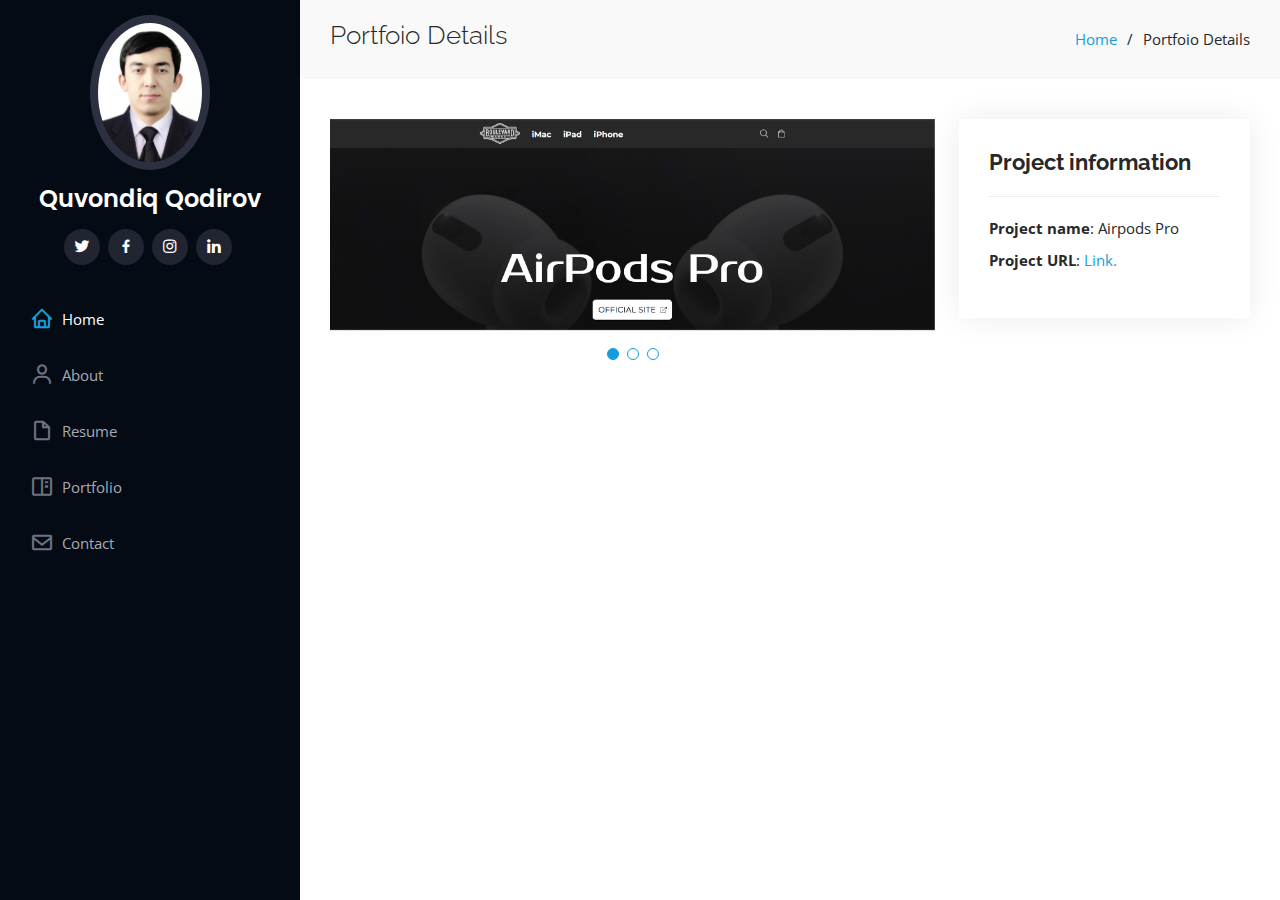
<file: portfolio-details_3.html>
<!DOCTYPE html>
<html lang="en">

<head>
  <meta charset="utf-8">
  <meta content="width=device-width, initial-scale=1.0" name="viewport">

  <title>Portfolio Details</title>
  <meta content="" name="description">
  <meta content="" name="keywords">

  <!-- Favicons -->
  <link href="assets/img/favicon.png" rel="icon">
  <link href="assets/img/apple-touch-icon.png" rel="apple-touch-icon">

  <!-- Google Fonts -->
  <link href="https://fonts.googleapis.com/css?family=Open+Sans:300,300i,400,400i,600,600i,700,700i|Raleway:300,300i,400,400i,500,500i,600,600i,700,700i|Poppins:300,300i,400,400i,500,500i,600,600i,700,700i" rel="stylesheet">

  <!-- Vendor CSS Files -->
  <link href="assets/vendor/aos/aos.css" rel="stylesheet">
  <link href="assets/vendor/bootstrap/css/bootstrap.min.css" rel="stylesheet">
  <link href="assets/vendor/bootstrap-icons/bootstrap-icons.css" rel="stylesheet">
  <link href="assets/vendor/boxicons/css/boxicons.min.css" rel="stylesheet">
  <link href="assets/vendor/glightbox/css/glightbox.min.css" rel="stylesheet">
  <link href="assets/vendor/swiper/swiper-bundle.min.css" rel="stylesheet">

  <!-- Template Main CSS File -->
  <link href="assets/css/style.css" rel="stylesheet">

 
</head>

<body>

  <!-- ======= Mobile nav toggle button ======= -->
  <i class="bi bi-list mobile-nav-toggle d-xl-none"></i>

  <!-- ======= Header ======= -->
  <header id="header">
    <div class="d-flex flex-column">

      <div class="profile">
        <img src="assets/img/img-1.jpg" alt="" class="img-fluid rounded-circle">
        <h1 class="text-light"><a href="index.html">Quvondiq Qodirov</a></h1>
        <div class="social-links mt-3 text-center">
          <a href="https://x.com/QuvondiqQ7167" class="twitter"><i class="bx bxl-twitter"></i></a>
          <a href="https://www.facebook.com/profile.php?id=61556539561499&locale=ru_RU" class="facebook"><i class="bx bxl-facebook"></i></a>
          <a href="https://www.instagram.com/_qodirovv_077/" class="instagram"><i class="bx bxl-instagram"></i></a>
          <a href="https://www.linkedin.com/in/quvondiq-qodirov-06497230a/" class="linkedin"><i class="bx bxl-linkedin"></i></a>
        </div>
      </div>

      <nav id="navbar" class="nav-menu navbar">
        <ul>
          <li><a href="#hero" class="nav-link scrollto active"><i class="bx bx-home"></i> <span>Home</span></a></li>
          <li><a href="#about" class="nav-link scrollto"><i class="bx bx-user"></i> <span>About</span></a></li>
          <li><a href="#resume" class="nav-link scrollto"><i class="bx bx-file-blank"></i> <span>Resume</span></a></li>
          <li><a href="#portfolio" class="nav-link scrollto"><i class="bx bx-book-content"></i> <span>Portfolio</span></a></li>
          <li><a href="#contact" class="nav-link scrollto"><i class="bx bx-envelope"></i> <span>Contact</span></a></li>
        </ul>
      </nav><!-- .nav-menu -->
    </div>
  </header><!-- End Header -->

  <main id="main">

    <!-- ======= Breadcrumbs ======= -->
    <section id="breadcrumbs" class="breadcrumbs">
      <div class="container">

        <div class="d-flex justify-content-between align-items-center">
          <h2>Portfoio Details</h2>
          <ol>
            <li><a href="index.html">Home</a></li>
            <li>Portfoio Details</li>
          </ol>
        </div>

      </div>
    </section><!-- End Breadcrumbs -->

    <!-- ======= Portfolio Details Section ======= -->
    <section id="portfolio-details" class="portfolio-details">
      <div class="container">

        <div class="row gy-4">

          <div class="col-lg-8">
            <div class="portfolio-details-slider swiper">
              <div class="swiper-wrapper align-items-center">

                <div class="swiper-slide">
                  <img src="assets/img/portfolio/portfolio-3.png" alt="">
                </div>

                <div class="swiper-slide">
                  <img src="assets/img/portfolio/portfolio-3_1.png" alt="">
                </div>

                <div class="swiper-slide">
                  <img src="assets/img/portfolio/portfolio-3_2.png" alt="">
                </div>

              </div>
              <div class="swiper-pagination"></div>
            </div>
          </div>

          <div class="col-lg-4">
            <div class="portfolio-info">
              <h3>Project information</h3>
              <ul>
                <li><strong>Project name</strong>: Airpods Pro</li>
                <li><strong>Project URL</strong>: <a href="https://quvondiqbek077.github.io/proekt/">Link.</a></li>
              </ul>
            </div>
            
          </div>

        </div>

      </div>
    </section><!-- End Portfolio Details Section -->

  </main><!-- End #main -->

  <!-- ======= Footer ======= -->
  <footer id="footer">
    <div class="container">
      <div class="copyright">
      </div>
      
    </div>
  </footer><!-- End  Footer -->

  <a href="#" class="back-to-top d-flex align-items-center justify-content-center"><i class="bi bi-arrow-up-short"></i></a>

  <!-- Vendor JS Files -->
  <script src="assets/vendor/purecounter/purecounter_vanilla.js"></script>
  <script src="assets/vendor/aos/aos.js"></script>
  <script src="assets/vendor/bootstrap/js/bootstrap.bundle.min.js"></script>
  <script src="assets/vendor/glightbox/js/glightbox.min.js"></script>
  <script src="assets/vendor/isotope-layout/isotope.pkgd.min.js"></script>
  <script src="assets/vendor/swiper/swiper-bundle.min.js"></script>
  <script src="assets/vendor/typed.js/typed.umd.js"></script>
  <script src="assets/vendor/waypoints/noframework.waypoints.js"></script>
  <script src="assets/vendor/php-email-form/validate.js"></script>

  <!-- Template Main JS File -->
  <script src="assets/js/main.js"></script>

</body>

</html>
</file>
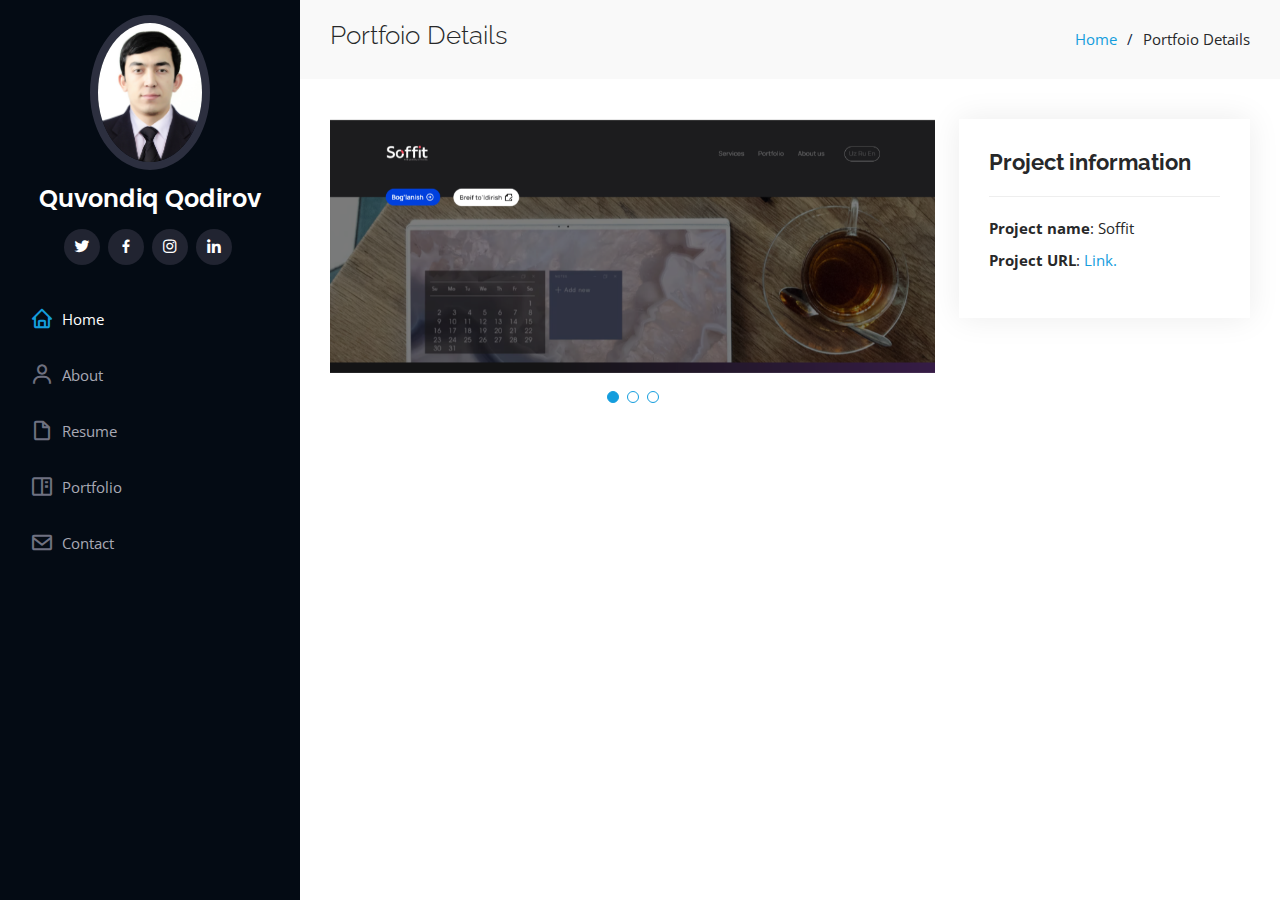
<file: portfolio-details_4.html>
<!DOCTYPE html>
<html lang="en">

<head>
  <meta charset="utf-8">
  <meta content="width=device-width, initial-scale=1.0" name="viewport">

  <title>Portfolio Details</title>
  <meta content="" name="description">
  <meta content="" name="keywords">

  <!-- Favicons -->
  <link href="assets/img/favicon.png" rel="icon">
  <link href="assets/img/apple-touch-icon.png" rel="apple-touch-icon">

  <!-- Google Fonts -->
  <link href="https://fonts.googleapis.com/css?family=Open+Sans:300,300i,400,400i,600,600i,700,700i|Raleway:300,300i,400,400i,500,500i,600,600i,700,700i|Poppins:300,300i,400,400i,500,500i,600,600i,700,700i" rel="stylesheet">

  <!-- Vendor CSS Files -->
  <link href="assets/vendor/aos/aos.css" rel="stylesheet">
  <link href="assets/vendor/bootstrap/css/bootstrap.min.css" rel="stylesheet">
  <link href="assets/vendor/bootstrap-icons/bootstrap-icons.css" rel="stylesheet">
  <link href="assets/vendor/boxicons/css/boxicons.min.css" rel="stylesheet">
  <link href="assets/vendor/glightbox/css/glightbox.min.css" rel="stylesheet">
  <link href="assets/vendor/swiper/swiper-bundle.min.css" rel="stylesheet">

  <!-- Template Main CSS File -->
  <link href="assets/css/style.css" rel="stylesheet">

 
</head>

<body>

  <!-- ======= Mobile nav toggle button ======= -->
  <i class="bi bi-list mobile-nav-toggle d-xl-none"></i>

  <!-- ======= Header ======= -->
  <header id="header">
    <div class="d-flex flex-column">

      <div class="profile">
        <img src="assets/img/img-1.jpg" alt="" class="img-fluid rounded-circle">
        <h1 class="text-light"><a href="index.html">Quvondiq Qodirov</a></h1>
        <div class="social-links mt-3 text-center">
          <a href="https://x.com/QuvondiqQ7167" class="twitter"><i class="bx bxl-twitter"></i></a>
          <a href="https://www.facebook.com/profile.php?id=61556539561499&locale=ru_RU" class="facebook"><i class="bx bxl-facebook"></i></a>
          <a href="https://www.instagram.com/_qodirovv_077/" class="instagram"><i class="bx bxl-instagram"></i></a>
          <a href="https://www.linkedin.com/in/quvondiq-qodirov-06497230a/" class="linkedin"><i class="bx bxl-linkedin"></i></a>
        </div>
      </div>

      <nav id="navbar" class="nav-menu navbar">
        <ul>
          <li><a href="#hero" class="nav-link scrollto active"><i class="bx bx-home"></i> <span>Home</span></a></li>
          <li><a href="#about" class="nav-link scrollto"><i class="bx bx-user"></i> <span>About</span></a></li>
          <li><a href="#resume" class="nav-link scrollto"><i class="bx bx-file-blank"></i> <span>Resume</span></a></li>
          <li><a href="#portfolio" class="nav-link scrollto"><i class="bx bx-book-content"></i> <span>Portfolio</span></a></li>
          <li><a href="#contact" class="nav-link scrollto"><i class="bx bx-envelope"></i> <span>Contact</span></a></li>
        </ul>
      </nav><!-- .nav-menu -->
    </div>
  </header><!-- End Header -->

  <main id="main">

    <!-- ======= Breadcrumbs ======= -->
    <section id="breadcrumbs" class="breadcrumbs">
      <div class="container">

        <div class="d-flex justify-content-between align-items-center">
          <h2>Portfoio Details</h2>
          <ol>
            <li><a href="index.html">Home</a></li>
            <li>Portfoio Details</li>
          </ol>
        </div>

      </div>
    </section><!-- End Breadcrumbs -->

    <!-- ======= Portfolio Details Section ======= -->
    <section id="portfolio-details" class="portfolio-details">
      <div class="container">

        <div class="row gy-4">

          <div class="col-lg-8">
            <div class="portfolio-details-slider swiper">
              <div class="swiper-wrapper align-items-center">

                <div class="swiper-slide">
                  <img src="assets/img/portfolio/portfolio-4.png" alt="">
                </div>

                <div class="swiper-slide">
                  <img src="assets/img/portfolio/portfolio-4_1.png" alt="">
                </div>

                <div class="swiper-slide">
                  <img src="assets/img/portfolio/portfolio-4_2.png" alt="">
                </div>

              </div>
              <div class="swiper-pagination"></div>
            </div>
          </div>

          <div class="col-lg-4">
            <div class="portfolio-info">
              <h3>Project information</h3>
              <ul>
                <li><strong>Project name</strong>: Soffit</li>
                <li><strong>Project URL</strong>: <a href="https://quvondiqbek077.github.io/akademnashr-landing-page/">Link.</a></li>
              </ul>
            </div>
            
          </div>

        </div>

      </div>
    </section><!-- End Portfolio Details Section -->

  </main><!-- End #main -->

  <!-- ======= Footer ======= -->
  <footer id="footer">
    <div class="container">
      <div class="copyright">
      </div>
      
    </div>
  </footer><!-- End  Footer -->

  <a href="#" class="back-to-top d-flex align-items-center justify-content-center"><i class="bi bi-arrow-up-short"></i></a>

  <!-- Vendor JS Files -->
  <script src="assets/vendor/purecounter/purecounter_vanilla.js"></script>
  <script src="assets/vendor/aos/aos.js"></script>
  <script src="assets/vendor/bootstrap/js/bootstrap.bundle.min.js"></script>
  <script src="assets/vendor/glightbox/js/glightbox.min.js"></script>
  <script src="assets/vendor/isotope-layout/isotope.pkgd.min.js"></script>
  <script src="assets/vendor/swiper/swiper-bundle.min.js"></script>
  <script src="assets/vendor/typed.js/typed.umd.js"></script>
  <script src="assets/vendor/waypoints/noframework.waypoints.js"></script>
  <script src="assets/vendor/php-email-form/validate.js"></script>

  <!-- Template Main JS File -->
  <script src="assets/js/main.js"></script>

</body>

</html>
</file>
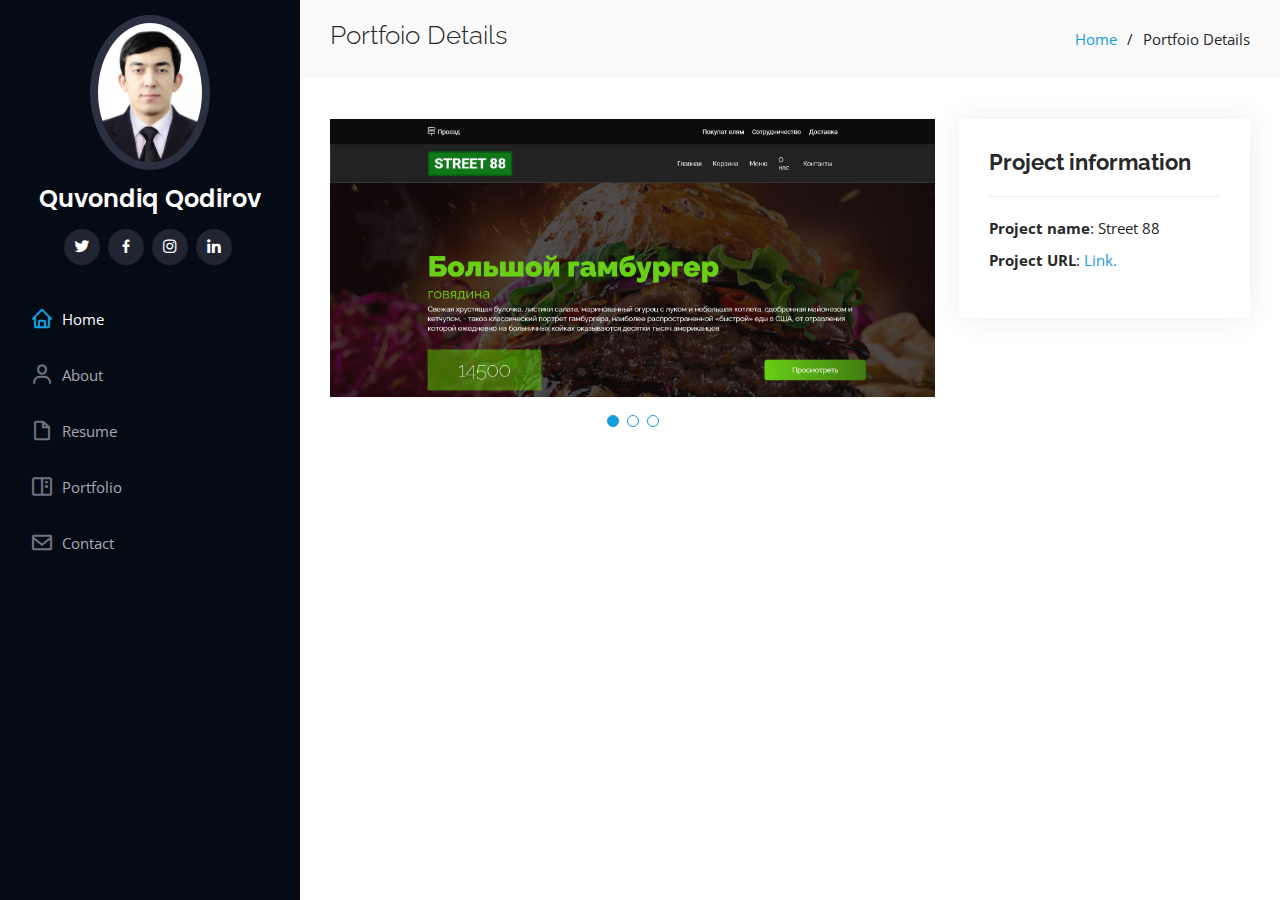
<file: portfolio-details_5.html>
<!DOCTYPE html>
<html lang="en">

<head>
  <meta charset="utf-8">
  <meta content="width=device-width, initial-scale=1.0" name="viewport">

  <title>Portfolio Details</title>
  <meta content="" name="description">
  <meta content="" name="keywords">

  <!-- Favicons -->
  <link href="assets/img/favicon.png" rel="icon">
  <link href="assets/img/apple-touch-icon.png" rel="apple-touch-icon">

  <!-- Google Fonts -->
  <link href="https://fonts.googleapis.com/css?family=Open+Sans:300,300i,400,400i,600,600i,700,700i|Raleway:300,300i,400,400i,500,500i,600,600i,700,700i|Poppins:300,300i,400,400i,500,500i,600,600i,700,700i" rel="stylesheet">

  <!-- Vendor CSS Files -->
  <link href="assets/vendor/aos/aos.css" rel="stylesheet">
  <link href="assets/vendor/bootstrap/css/bootstrap.min.css" rel="stylesheet">
  <link href="assets/vendor/bootstrap-icons/bootstrap-icons.css" rel="stylesheet">
  <link href="assets/vendor/boxicons/css/boxicons.min.css" rel="stylesheet">
  <link href="assets/vendor/glightbox/css/glightbox.min.css" rel="stylesheet">
  <link href="assets/vendor/swiper/swiper-bundle.min.css" rel="stylesheet">

  <!-- Template Main CSS File -->
  <link href="assets/css/style.css" rel="stylesheet">

 
</head>

<body>

  <!-- ======= Mobile nav toggle button ======= -->
  <i class="bi bi-list mobile-nav-toggle d-xl-none"></i>

  <!-- ======= Header ======= -->
  <header id="header">
    <div class="d-flex flex-column">

      <div class="profile">
        <img src="assets/img/img-1.jpg" alt="" class="img-fluid rounded-circle">
        <h1 class="text-light"><a href="index.html">Quvondiq Qodirov</a></h1>
        <div class="social-links mt-3 text-center">
          <a href="https://x.com/QuvondiqQ7167" class="twitter"><i class="bx bxl-twitter"></i></a>
          <a href="https://www.facebook.com/profile.php?id=61556539561499&locale=ru_RU" class="facebook"><i class="bx bxl-facebook"></i></a>
          <a href="https://www.instagram.com/_qodirovv_077/" class="instagram"><i class="bx bxl-instagram"></i></a>
          <a href="https://www.linkedin.com/in/quvondiq-qodirov-06497230a/" class="linkedin"><i class="bx bxl-linkedin"></i></a>
        </div>
      </div>

      <nav id="navbar" class="nav-menu navbar">
        <ul>
          <li><a href="#hero" class="nav-link scrollto active"><i class="bx bx-home"></i> <span>Home</span></a></li>
          <li><a href="#about" class="nav-link scrollto"><i class="bx bx-user"></i> <span>About</span></a></li>
          <li><a href="#resume" class="nav-link scrollto"><i class="bx bx-file-blank"></i> <span>Resume</span></a></li>
          <li><a href="#portfolio" class="nav-link scrollto"><i class="bx bx-book-content"></i> <span>Portfolio</span></a></li>
          <li><a href="#contact" class="nav-link scrollto"><i class="bx bx-envelope"></i> <span>Contact</span></a></li>
        </ul>
      </nav><!-- .nav-menu -->
    </div>
  </header><!-- End Header -->

  <main id="main">

    <!-- ======= Breadcrumbs ======= -->
    <section id="breadcrumbs" class="breadcrumbs">
      <div class="container">

        <div class="d-flex justify-content-between align-items-center">
          <h2>Portfoio Details</h2>
          <ol>
            <li><a href="index.html">Home</a></li>
            <li>Portfoio Details</li>
          </ol>
        </div>

      </div>
    </section><!-- End Breadcrumbs -->

    <!-- ======= Portfolio Details Section ======= -->
    <section id="portfolio-details" class="portfolio-details">
      <div class="container">

        <div class="row gy-4">

          <div class="col-lg-8">
            <div class="portfolio-details-slider swiper">
              <div class="swiper-wrapper align-items-center">

                <div class="swiper-slide">
                  <img src="assets/img/portfolio/portfolio-5.png" alt="">
                </div>

                <div class="swiper-slide">
                  <img src="assets/img/portfolio/portfolio-5_1.png" alt="">
                </div>

                <div class="swiper-slide">
                  <img src="assets/img/portfolio/portfolio-5_2.png" alt="">
                </div>

              </div>
              <div class="swiper-pagination"></div>
            </div>
          </div>

          <div class="col-lg-4">
            <div class="portfolio-info">
              <h3>Project information</h3>
              <ul>
                <li><strong>Project name</strong>: Street 88</li>
                <li><strong>Project URL</strong>: <a href="https://quvondiqbek077.github.io/Street-88/">Link.</a></li>
              </ul>
            </div>
            
          </div>

        </div>

      </div>
    </section><!-- End Portfolio Details Section -->

  </main><!-- End #main -->

  <!-- ======= Footer ======= -->
  <footer id="footer">
    <div class="container">
      <div class="copyright">
        </div>
      
    </div>
  </footer><!-- End  Footer -->

  <a href="#" class="back-to-top d-flex align-items-center justify-content-center"><i class="bi bi-arrow-up-short"></i></a>

  <!-- Vendor JS Files -->
  <script src="assets/vendor/purecounter/purecounter_vanilla.js"></script>
  <script src="assets/vendor/aos/aos.js"></script>
  <script src="assets/vendor/bootstrap/js/bootstrap.bundle.min.js"></script>
  <script src="assets/vendor/glightbox/js/glightbox.min.js"></script>
  <script src="assets/vendor/isotope-layout/isotope.pkgd.min.js"></script>
  <script src="assets/vendor/swiper/swiper-bundle.min.js"></script>
  <script src="assets/vendor/typed.js/typed.umd.js"></script>
  <script src="assets/vendor/waypoints/noframework.waypoints.js"></script>
  <script src="assets/vendor/php-email-form/validate.js"></script>

  <!-- Template Main JS File -->
  <script src="assets/js/main.js"></script>

</body>

</html>
</file>
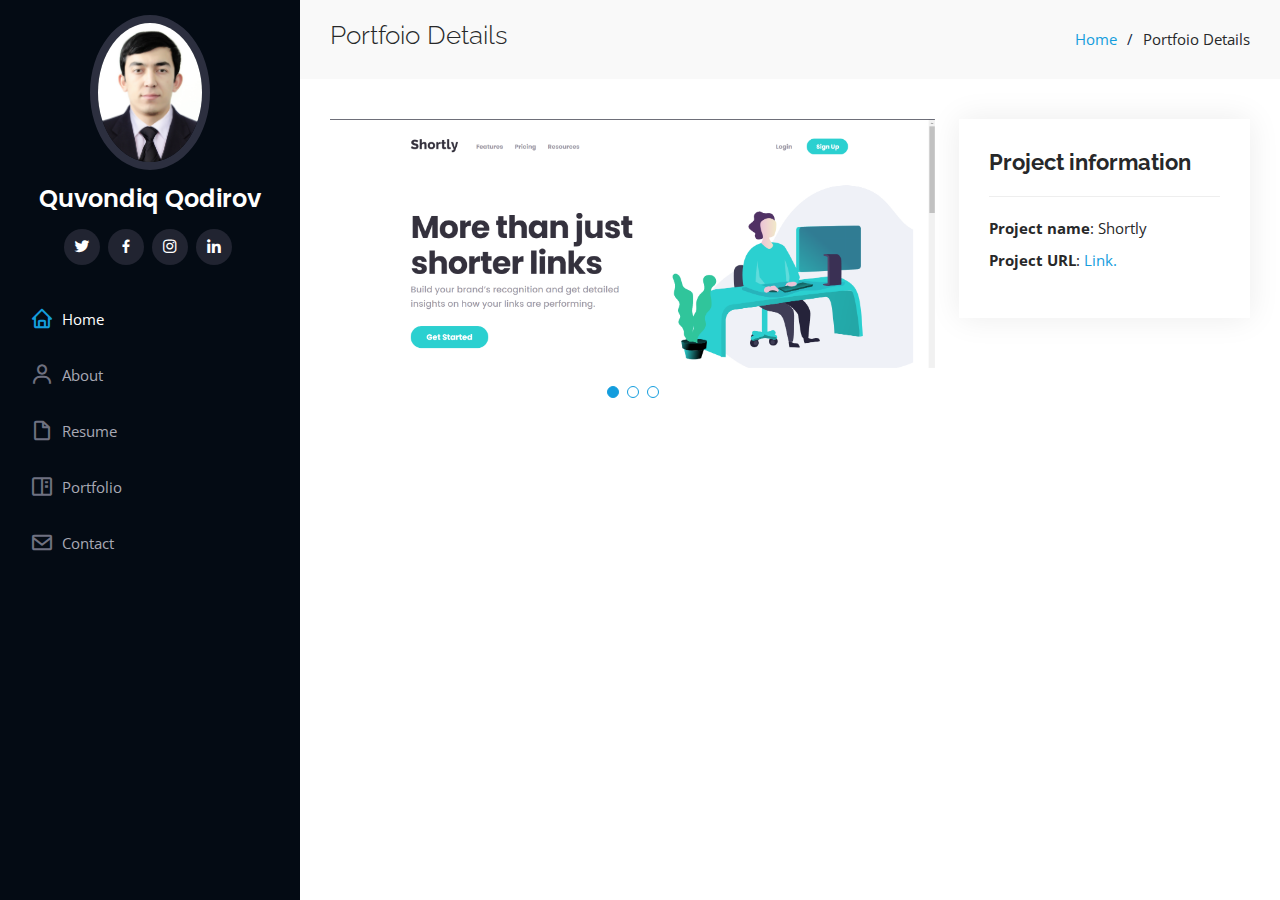
<file: portfolio-details_6.html>
<!DOCTYPE html>
<html lang="en">

<head>
  <meta charset="utf-8">
  <meta content="width=device-width, initial-scale=1.0" name="viewport">

  <title>Portfolio Details</title>
  <meta content="" name="description">
  <meta content="" name="keywords">

  <!-- Favicons -->
  <link href="assets/img/favicon.png" rel="icon">
  <link href="assets/img/apple-touch-icon.png" rel="apple-touch-icon">

  <!-- Google Fonts -->
  <link href="https://fonts.googleapis.com/css?family=Open+Sans:300,300i,400,400i,600,600i,700,700i|Raleway:300,300i,400,400i,500,500i,600,600i,700,700i|Poppins:300,300i,400,400i,500,500i,600,600i,700,700i" rel="stylesheet">

  <!-- Vendor CSS Files -->
  <link href="assets/vendor/aos/aos.css" rel="stylesheet">
  <link href="assets/vendor/bootstrap/css/bootstrap.min.css" rel="stylesheet">
  <link href="assets/vendor/bootstrap-icons/bootstrap-icons.css" rel="stylesheet">
  <link href="assets/vendor/boxicons/css/boxicons.min.css" rel="stylesheet">
  <link href="assets/vendor/glightbox/css/glightbox.min.css" rel="stylesheet">
  <link href="assets/vendor/swiper/swiper-bundle.min.css" rel="stylesheet">

  <!-- Template Main CSS File -->
  <link href="assets/css/style.css" rel="stylesheet">

 
</head>

<body>

  <!-- ======= Mobile nav toggle button ======= -->
  <i class="bi bi-list mobile-nav-toggle d-xl-none"></i>

  <!-- ======= Header ======= -->
  <header id="header">
    <div class="d-flex flex-column">

      <div class="profile">
        <img src="assets/img/img-1.jpg" alt="" class="img-fluid rounded-circle">
        <h1 class="text-light"><a href="index.html">Quvondiq Qodirov</a></h1>
        <div class="social-links mt-3 text-center">
          <a href="https://x.com/QuvondiqQ7167" class="twitter"><i class="bx bxl-twitter"></i></a>
          <a href="https://www.facebook.com/profile.php?id=61556539561499&locale=ru_RU" class="facebook"><i class="bx bxl-facebook"></i></a>
          <a href="https://www.instagram.com/_qodirovv_077/" class="instagram"><i class="bx bxl-instagram"></i></a>
          <a href="https://www.linkedin.com/in/quvondiq-qodirov-06497230a/" class="linkedin"><i class="bx bxl-linkedin"></i></a>
        </div>
      </div>

      <nav id="navbar" class="nav-menu navbar">
        <ul>
          <li><a href="#hero" class="nav-link scrollto active"><i class="bx bx-home"></i> <span>Home</span></a></li>
          <li><a href="#about" class="nav-link scrollto"><i class="bx bx-user"></i> <span>About</span></a></li>
          <li><a href="#resume" class="nav-link scrollto"><i class="bx bx-file-blank"></i> <span>Resume</span></a></li>
          <li><a href="#portfolio" class="nav-link scrollto"><i class="bx bx-book-content"></i> <span>Portfolio</span></a></li>
          <li><a href="#contact" class="nav-link scrollto"><i class="bx bx-envelope"></i> <span>Contact</span></a></li>
        </ul>
      </nav><!-- .nav-menu -->
    </div>
  </header><!-- End Header -->

  <main id="main">

    <!-- ======= Breadcrumbs ======= -->
    <section id="breadcrumbs" class="breadcrumbs">
      <div class="container">

        <div class="d-flex justify-content-between align-items-center">
          <h2>Portfoio Details</h2>
          <ol>
            <li><a href="index.html">Home</a></li>
            <li>Portfoio Details</li>
          </ol>
        </div>

      </div>
    </section><!-- End Breadcrumbs -->

    <!-- ======= Portfolio Details Section ======= -->
    <section id="portfolio-details" class="portfolio-details">
      <div class="container">

        <div class="row gy-4">

          <div class="col-lg-8">
            <div class="portfolio-details-slider swiper">
              <div class="swiper-wrapper align-items-center">

                <div class="swiper-slide">
                  <img src="assets/img/portfolio/portfolio-6.png" alt="">
                </div>

                <div class="swiper-slide">
                  <img src="assets/img/portfolio/portfolio-6_1.png" alt="">
                </div>

                <div class="swiper-slide">
                  <img src="assets/img/portfolio/portfolio-6_2.png" alt="">
                </div>

              </div>
              <div class="swiper-pagination"></div>
            </div>
          </div>

          <div class="col-lg-4">
            <div class="portfolio-info">
              <h3>Project information</h3>
              <ul>
                <li><strong>Project name</strong>: Shortly</li>
                <li><strong>Project URL</strong>: <a href="https://quvondiqbek077.github.io/Shortly-project/">Link.</a></li>
              </ul>
            </div>
            
          </div>

        </div>

      </div>
    </section><!-- End Portfolio Details Section -->

  </main><!-- End #main -->

  <!-- ======= Footer ======= -->
  <footer id="footer">
    <div class="container">
      <div class="copyright">
      </div>
      
    </div>
  </footer><!-- End  Footer -->

  <a href="#" class="back-to-top d-flex align-items-center justify-content-center"><i class="bi bi-arrow-up-short"></i></a>

  <!-- Vendor JS Files -->
  <script src="assets/vendor/purecounter/purecounter_vanilla.js"></script>
  <script src="assets/vendor/aos/aos.js"></script>
  <script src="assets/vendor/bootstrap/js/bootstrap.bundle.min.js"></script>
  <script src="assets/vendor/glightbox/js/glightbox.min.js"></script>
  <script src="assets/vendor/isotope-layout/isotope.pkgd.min.js"></script>
  <script src="assets/vendor/swiper/swiper-bundle.min.js"></script>
  <script src="assets/vendor/typed.js/typed.umd.js"></script>
  <script src="assets/vendor/waypoints/noframework.waypoints.js"></script>
  <script src="assets/vendor/php-email-form/validate.js"></script>

  <!-- Template Main JS File -->
  <script src="assets/js/main.js"></script>

</body>

</html>
</file>
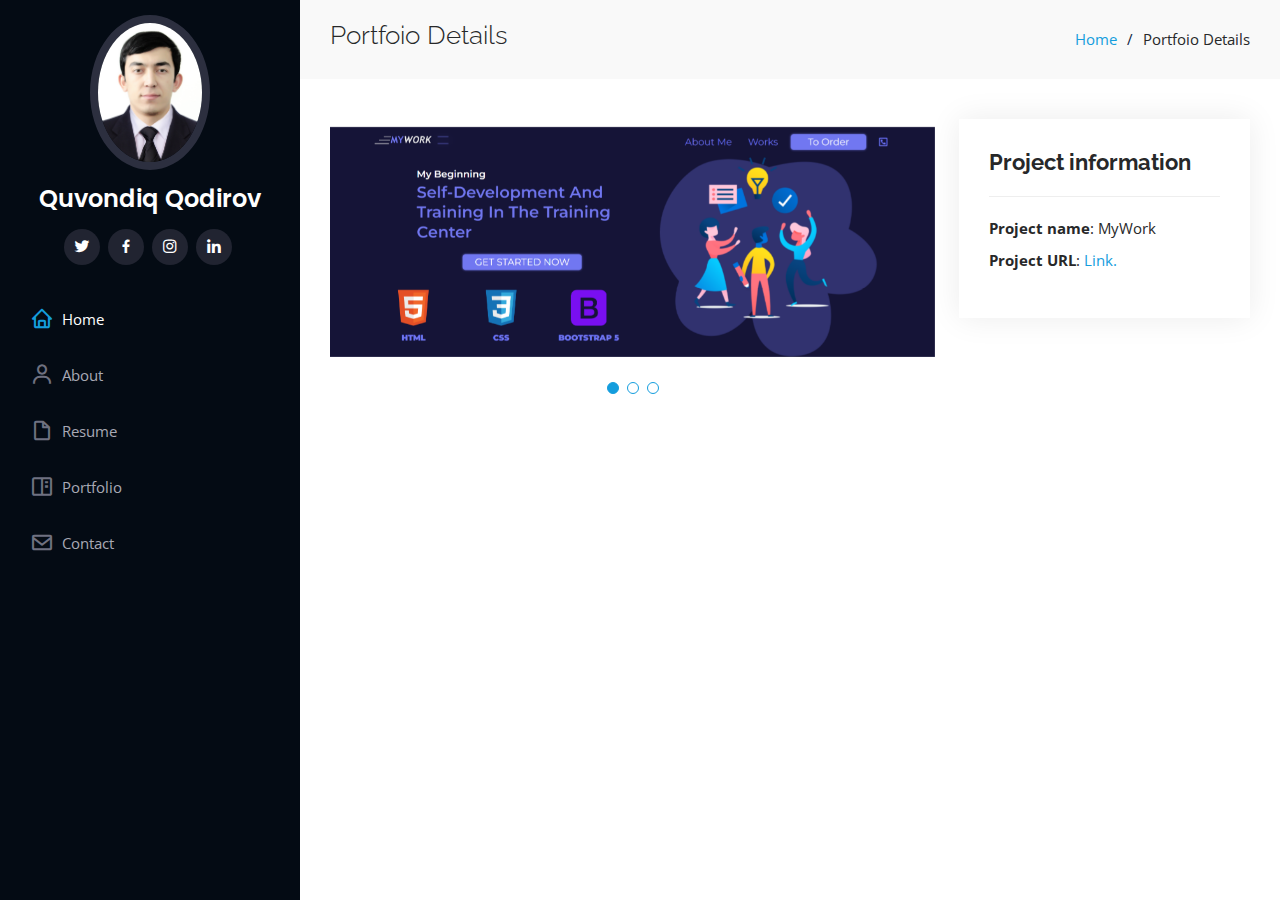
<file: portfolio-details_7.html>
<!DOCTYPE html>
<html lang="en">

<head>
  <meta charset="utf-8">
  <meta content="width=device-width, initial-scale=1.0" name="viewport">

  <title>Portfolio Details</title>
  <meta content="" name="description">
  <meta content="" name="keywords">

  <!-- Favicons -->
  <link href="assets/img/favicon.png" rel="icon">
  <link href="assets/img/apple-touch-icon.png" rel="apple-touch-icon">

  <!-- Google Fonts -->
  <link href="https://fonts.googleapis.com/css?family=Open+Sans:300,300i,400,400i,600,600i,700,700i|Raleway:300,300i,400,400i,500,500i,600,600i,700,700i|Poppins:300,300i,400,400i,500,500i,600,600i,700,700i" rel="stylesheet">

  <!-- Vendor CSS Files -->
  <link href="assets/vendor/aos/aos.css" rel="stylesheet">
  <link href="assets/vendor/bootstrap/css/bootstrap.min.css" rel="stylesheet">
  <link href="assets/vendor/bootstrap-icons/bootstrap-icons.css" rel="stylesheet">
  <link href="assets/vendor/boxicons/css/boxicons.min.css" rel="stylesheet">
  <link href="assets/vendor/glightbox/css/glightbox.min.css" rel="stylesheet">
  <link href="assets/vendor/swiper/swiper-bundle.min.css" rel="stylesheet">

  <!-- Template Main CSS File -->
  <link href="assets/css/style.css" rel="stylesheet">

 
</head>

<body>

  <!-- ======= Mobile nav toggle button ======= -->
  <i class="bi bi-list mobile-nav-toggle d-xl-none"></i>

  <!-- ======= Header ======= -->
  <header id="header">
    <div class="d-flex flex-column">

      <div class="profile">
        <img src="assets/img/img-1.jpg" alt="" class="img-fluid rounded-circle">
        <h1 class="text-light"><a href="index.html">Quvondiq Qodirov</a></h1>
        <div class="social-links mt-3 text-center">
          <a href="https://x.com/QuvondiqQ7167" class="twitter"><i class="bx bxl-twitter"></i></a>
          <a href="https://www.facebook.com/profile.php?id=61556539561499&locale=ru_RU" class="facebook"><i class="bx bxl-facebook"></i></a>
          <a href="https://www.instagram.com/_qodirovv_077/" class="instagram"><i class="bx bxl-instagram"></i></a>
          <a href="https://www.linkedin.com/in/quvondiq-qodirov-06497230a/" class="linkedin"><i class="bx bxl-linkedin"></i></a>
        </div>
      </div>

      <nav id="navbar" class="nav-menu navbar">
        <ul>
          <li><a href="#hero" class="nav-link scrollto active"><i class="bx bx-home"></i> <span>Home</span></a></li>
          <li><a href="#about" class="nav-link scrollto"><i class="bx bx-user"></i> <span>About</span></a></li>
          <li><a href="#resume" class="nav-link scrollto"><i class="bx bx-file-blank"></i> <span>Resume</span></a></li>
          <li><a href="#portfolio" class="nav-link scrollto"><i class="bx bx-book-content"></i> <span>Portfolio</span></a></li>
          <li><a href="#contact" class="nav-link scrollto"><i class="bx bx-envelope"></i> <span>Contact</span></a></li>
        </ul>
      </nav><!-- .nav-menu -->
    </div>
  </header><!-- End Header -->

  <main id="main">

    <!-- ======= Breadcrumbs ======= -->
    <section id="breadcrumbs" class="breadcrumbs">
      <div class="container">

        <div class="d-flex justify-content-between align-items-center">
          <h2>Portfoio Details</h2>
          <ol>
            <li><a href="index.html">Home</a></li>
            <li>Portfoio Details</li>
          </ol>
        </div>

      </div>
    </section><!-- End Breadcrumbs -->

    <!-- ======= Portfolio Details Section ======= -->
    <section id="portfolio-details" class="portfolio-details">
      <div class="container">

        <div class="row gy-4">

          <div class="col-lg-8">
            <div class="portfolio-details-slider swiper">
              <div class="swiper-wrapper align-items-center">

                <div class="swiper-slide">
                  <img src="assets/img/portfolio/portfolio-7.png" alt="">
                </div>

                <div class="swiper-slide">
                  <img src="assets/img/portfolio/portfolio-7_1.png" alt="">
                </div>

                <div class="swiper-slide">
                  <img src="assets/img/portfolio/portfolio-7_2.png" alt="">
                </div>

              </div>
              <div class="swiper-pagination"></div>
            </div>
          </div>

          <div class="col-lg-4">
            <div class="portfolio-info">
              <h3>Project information</h3>
              <ul>
                <li><strong>Project name</strong>: MyWork</li>
                <li><strong>Project URL</strong>: <a href="https://quvondiqbek077.github.io/My-Work-2/">Link.</a></li>
              </ul>
            </div>
            
          </div>

        </div>

      </div>
    </section><!-- End Portfolio Details Section -->

  </main><!-- End #main -->

  <!-- ======= Footer ======= -->
  <footer id="footer">
    <div class="container">
      <div class="copyright">
      </div>
      
    </div>
  </footer><!-- End  Footer -->

  <a href="#" class="back-to-top d-flex align-items-center justify-content-center"><i class="bi bi-arrow-up-short"></i></a>

  <!-- Vendor JS Files -->
  <script src="assets/vendor/purecounter/purecounter_vanilla.js"></script>
  <script src="assets/vendor/aos/aos.js"></script>
  <script src="assets/vendor/bootstrap/js/bootstrap.bundle.min.js"></script>
  <script src="assets/vendor/glightbox/js/glightbox.min.js"></script>
  <script src="assets/vendor/isotope-layout/isotope.pkgd.min.js"></script>
  <script src="assets/vendor/swiper/swiper-bundle.min.js"></script>
  <script src="assets/vendor/typed.js/typed.umd.js"></script>
  <script src="assets/vendor/waypoints/noframework.waypoints.js"></script>
  <script src="assets/vendor/php-email-form/validate.js"></script>

  <!-- Template Main JS File -->
  <script src="assets/js/main.js"></script>

</body>

</html>
</file>
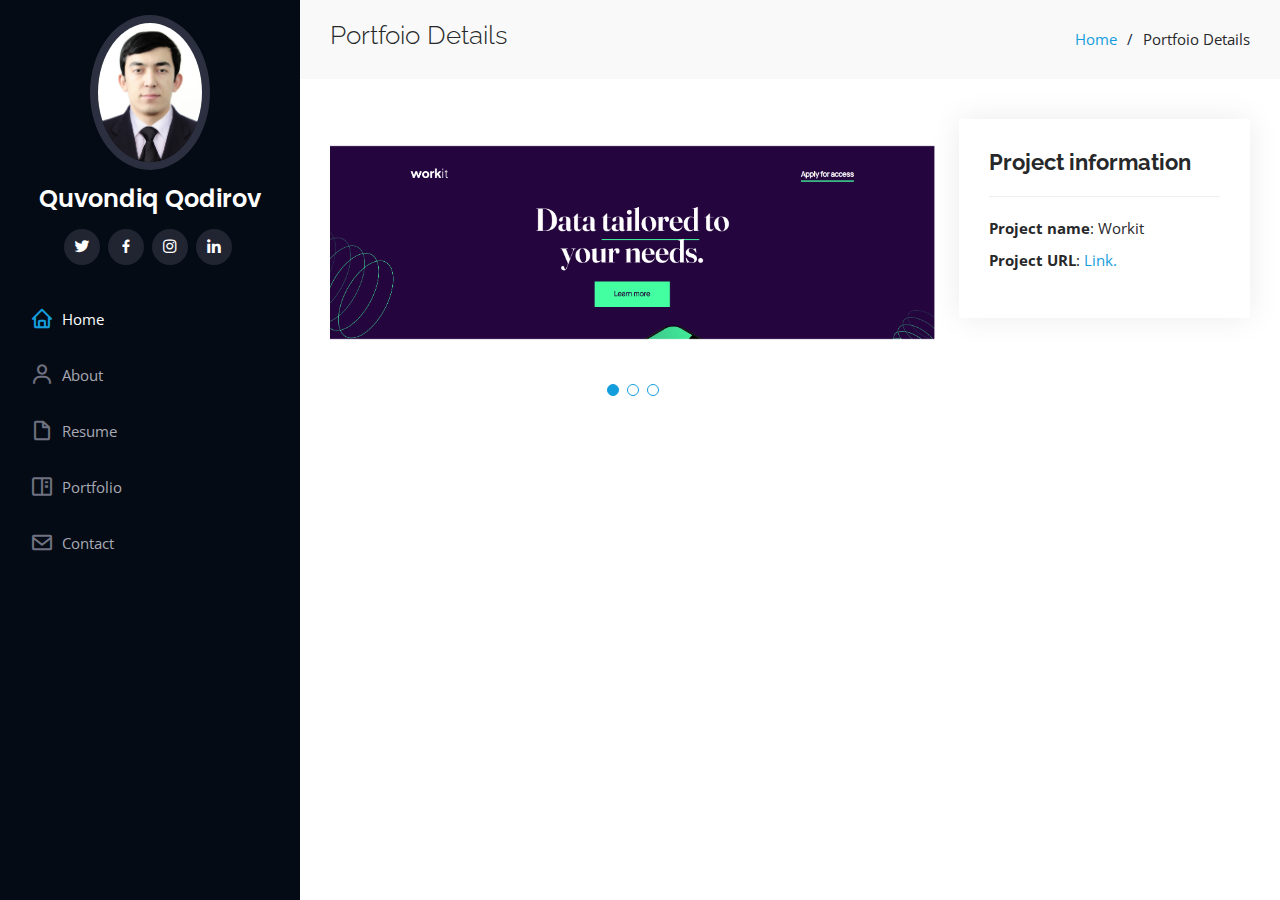
<file: portfolio-details_8.html>
<!DOCTYPE html>
<html lang="en">

<head>
  <meta charset="utf-8">
  <meta content="width=device-width, initial-scale=1.0" name="viewport">

  <title>Portfolio Details</title>
  <meta content="" name="description">
  <meta content="" name="keywords">

  <!-- Favicons -->
  <link href="assets/img/favicon.png" rel="icon">
  <link href="assets/img/apple-touch-icon.png" rel="apple-touch-icon">

  <!-- Google Fonts -->
  <link href="https://fonts.googleapis.com/css?family=Open+Sans:300,300i,400,400i,600,600i,700,700i|Raleway:300,300i,400,400i,500,500i,600,600i,700,700i|Poppins:300,300i,400,400i,500,500i,600,600i,700,700i" rel="stylesheet">

  <!-- Vendor CSS Files -->
  <link href="assets/vendor/aos/aos.css" rel="stylesheet">
  <link href="assets/vendor/bootstrap/css/bootstrap.min.css" rel="stylesheet">
  <link href="assets/vendor/bootstrap-icons/bootstrap-icons.css" rel="stylesheet">
  <link href="assets/vendor/boxicons/css/boxicons.min.css" rel="stylesheet">
  <link href="assets/vendor/glightbox/css/glightbox.min.css" rel="stylesheet">
  <link href="assets/vendor/swiper/swiper-bundle.min.css" rel="stylesheet">

  <!-- Template Main CSS File -->
  <link href="assets/css/style.css" rel="stylesheet">

 
</head>

<body>

  <!-- ======= Mobile nav toggle button ======= -->
  <i class="bi bi-list mobile-nav-toggle d-xl-none"></i>

  <!-- ======= Header ======= -->
  <header id="header">
    <div class="d-flex flex-column">

      <div class="profile">
        <img src="assets/img/img-1.jpg" alt="" class="img-fluid rounded-circle">
        <h1 class="text-light"><a href="index.html">Quvondiq Qodirov</a></h1>
        <div class="social-links mt-3 text-center">
          <a href="https://x.com/QuvondiqQ7167" class="twitter"><i class="bx bxl-twitter"></i></a>
          <a href="https://www.facebook.com/profile.php?id=61556539561499&locale=ru_RU" class="facebook"><i class="bx bxl-facebook"></i></a>
          <a href="https://www.instagram.com/_qodirovv_077/" class="instagram"><i class="bx bxl-instagram"></i></a>
          <a href="https://www.linkedin.com/in/quvondiq-qodirov-06497230a/" class="linkedin"><i class="bx bxl-linkedin"></i></a>
        </div>
      </div>

      <nav id="navbar" class="nav-menu navbar">
        <ul>
          <li><a href="#hero" class="nav-link scrollto active"><i class="bx bx-home"></i> <span>Home</span></a></li>
          <li><a href="#about" class="nav-link scrollto"><i class="bx bx-user"></i> <span>About</span></a></li>
          <li><a href="#resume" class="nav-link scrollto"><i class="bx bx-file-blank"></i> <span>Resume</span></a></li>
          <li><a href="#portfolio" class="nav-link scrollto"><i class="bx bx-book-content"></i> <span>Portfolio</span></a></li>
          <li><a href="#contact" class="nav-link scrollto"><i class="bx bx-envelope"></i> <span>Contact</span></a></li>
        </ul>
      </nav><!-- .nav-menu -->
    </div>
  </header><!-- End Header -->

  <main id="main">

    <!-- ======= Breadcrumbs ======= -->
    <section id="breadcrumbs" class="breadcrumbs">
      <div class="container">

        <div class="d-flex justify-content-between align-items-center">
          <h2>Portfoio Details</h2>
          <ol>
            <li><a href="index.html">Home</a></li>
            <li>Portfoio Details</li>
          </ol>
        </div>

      </div>
    </section><!-- End Breadcrumbs -->

    <!-- ======= Portfolio Details Section ======= -->
    <section id="portfolio-details" class="portfolio-details">
      <div class="container">

        <div class="row gy-4">

          <div class="col-lg-8">
            <div class="portfolio-details-slider swiper">
              <div class="swiper-wrapper align-items-center">

                <div class="swiper-slide">
                  <img src="assets/img/portfolio/portfolio-8.png" alt="">
                </div>

                <div class="swiper-slide">
                  <img src="assets/img/portfolio/portfolio-8_1.png" alt="">
                </div>

                <div class="swiper-slide">
                  <img src="assets/img/portfolio/portfolio-8_2.png" alt="">
                </div>

              </div>
              <div class="swiper-pagination"></div>
            </div>
          </div>

          <div class="col-lg-4">
            <div class="portfolio-info">
              <h3>Project information</h3>
              <ul>
                <li><strong>Project name</strong>: Workit</li>
                <li><strong>Project URL</strong>: <a href="https://quvondiqbek077.github.io/workit-site/">Link.</a></li>
              </ul>
            </div>
            
          </div>

        </div>

      </div>
    </section><!-- End Portfolio Details Section -->

  </main><!-- End #main -->

  <!-- ======= Footer ======= -->
  <footer id="footer">
    <div class="container">
      <div class="copyright">
      </div>
      
    </div>
  </footer><!-- End  Footer -->

  <a href="#" class="back-to-top d-flex align-items-center justify-content-center"><i class="bi bi-arrow-up-short"></i></a>

  <!-- Vendor JS Files -->
  <script src="assets/vendor/purecounter/purecounter_vanilla.js"></script>
  <script src="assets/vendor/aos/aos.js"></script>
  <script src="assets/vendor/bootstrap/js/bootstrap.bundle.min.js"></script>
  <script src="assets/vendor/glightbox/js/glightbox.min.js"></script>
  <script src="assets/vendor/isotope-layout/isotope.pkgd.min.js"></script>
  <script src="assets/vendor/swiper/swiper-bundle.min.js"></script>
  <script src="assets/vendor/typed.js/typed.umd.js"></script>
  <script src="assets/vendor/waypoints/noframework.waypoints.js"></script>
  <script src="assets/vendor/php-email-form/validate.js"></script>

  <!-- Template Main JS File -->
  <script src="assets/js/main.js"></script>

</body>

</html>
</file>
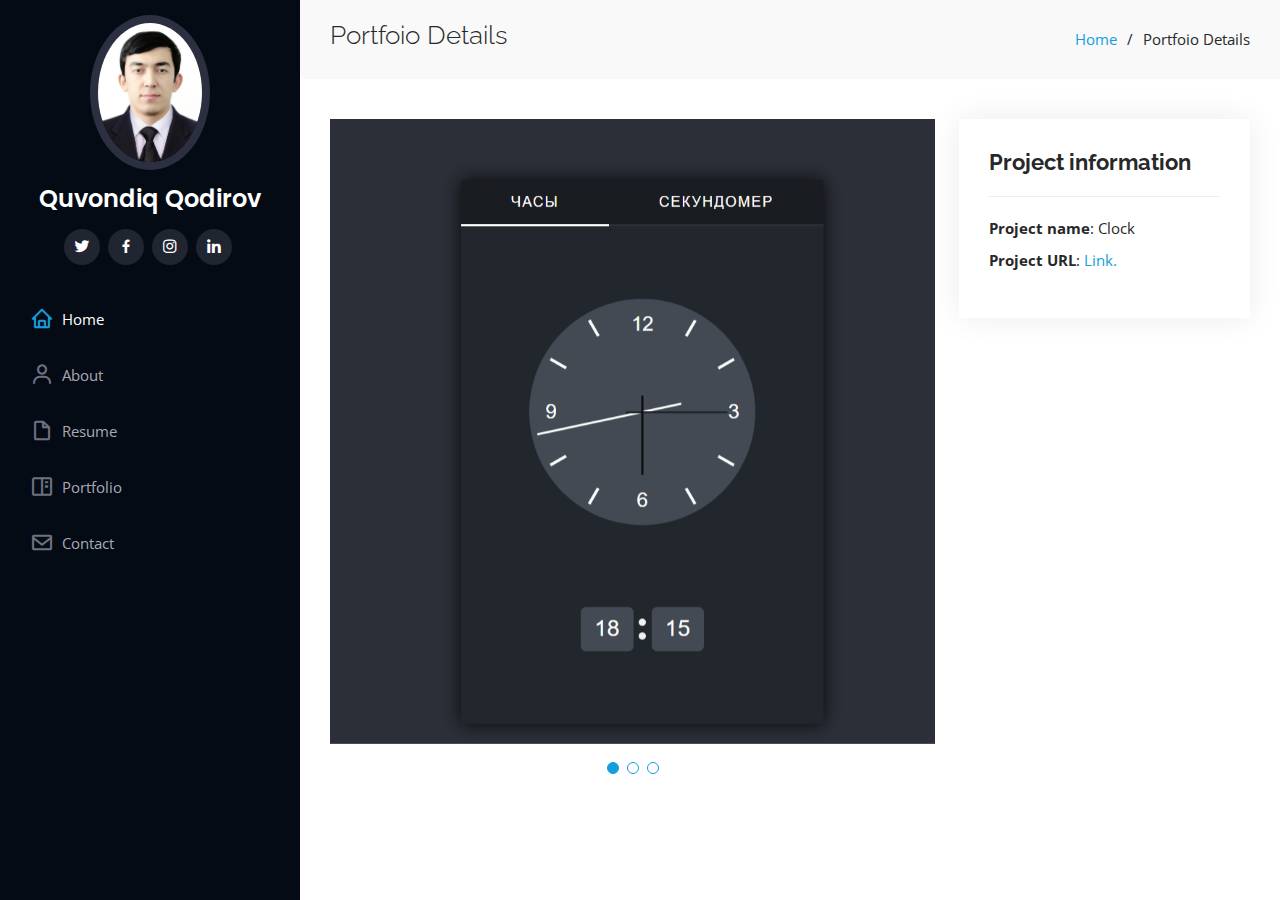
<file: portfolio-details_9.html>
<!DOCTYPE html>
<html lang="en">

<head>
  <meta charset="utf-8">
  <meta content="width=device-width, initial-scale=1.0" name="viewport">

  <title>Portfolio Details</title>
  <meta content="" name="description">
  <meta content="" name="keywords">

  <!-- Favicons -->
  <link href="assets/img/favicon.png" rel="icon">
  <link href="assets/img/apple-touch-icon.png" rel="apple-touch-icon">

  <!-- Google Fonts -->
  <link href="https://fonts.googleapis.com/css?family=Open+Sans:300,300i,400,400i,600,600i,700,700i|Raleway:300,300i,400,400i,500,500i,600,600i,700,700i|Poppins:300,300i,400,400i,500,500i,600,600i,700,700i" rel="stylesheet">

  <!-- Vendor CSS Files -->
  <link href="assets/vendor/aos/aos.css" rel="stylesheet">
  <link href="assets/vendor/bootstrap/css/bootstrap.min.css" rel="stylesheet">
  <link href="assets/vendor/bootstrap-icons/bootstrap-icons.css" rel="stylesheet">
  <link href="assets/vendor/boxicons/css/boxicons.min.css" rel="stylesheet">
  <link href="assets/vendor/glightbox/css/glightbox.min.css" rel="stylesheet">
  <link href="assets/vendor/swiper/swiper-bundle.min.css" rel="stylesheet">

  <!-- Template Main CSS File -->
  <link href="assets/css/style.css" rel="stylesheet">

 
</head>

<body>

  <!-- ======= Mobile nav toggle button ======= -->
  <i class="bi bi-list mobile-nav-toggle d-xl-none"></i>

  <!-- ======= Header ======= -->
  <header id="header">
    <div class="d-flex flex-column">

      <div class="profile">
        <img src="assets/img/img-1.jpg" alt="" class="img-fluid rounded-circle">
        <h1 class="text-light"><a href="index.html">Quvondiq Qodirov</a></h1>
        <div class="social-links mt-3 text-center">
          <a href="https://x.com/QuvondiqQ7167" class="twitter"><i class="bx bxl-twitter"></i></a>
          <a href="https://www.facebook.com/profile.php?id=61556539561499&locale=ru_RU" class="facebook"><i class="bx bxl-facebook"></i></a>
          <a href="https://www.instagram.com/_qodirovv_077/" class="instagram"><i class="bx bxl-instagram"></i></a>
          <a href="https://www.linkedin.com/in/quvondiq-qodirov-06497230a/" class="linkedin"><i class="bx bxl-linkedin"></i></a>
        </div>
      </div>

      <nav id="navbar" class="nav-menu navbar">
        <ul>
          <li><a href="#hero" class="nav-link scrollto active"><i class="bx bx-home"></i> <span>Home</span></a></li>
          <li><a href="#about" class="nav-link scrollto"><i class="bx bx-user"></i> <span>About</span></a></li>
          <li><a href="#resume" class="nav-link scrollto"><i class="bx bx-file-blank"></i> <span>Resume</span></a></li>
          <li><a href="#portfolio" class="nav-link scrollto"><i class="bx bx-book-content"></i> <span>Portfolio</span></a></li>
          <li><a href="#contact" class="nav-link scrollto"><i class="bx bx-envelope"></i> <span>Contact</span></a></li>
        </ul>
      </nav><!-- .nav-menu -->
    </div>
  </header><!-- End Header -->

  <main id="main">

    <!-- ======= Breadcrumbs ======= -->
    <section id="breadcrumbs" class="breadcrumbs">
      <div class="container">

        <div class="d-flex justify-content-between align-items-center">
          <h2>Portfoio Details</h2>
          <ol>
            <li><a href="index.html">Home</a></li>
            <li>Portfoio Details</li>
          </ol>
        </div>

      </div>
    </section><!-- End Breadcrumbs -->

    <!-- ======= Portfolio Details Section ======= -->
    <section id="portfolio-details" class="portfolio-details">
      <div class="container">

        <div class="row gy-4">

          <div class="col-lg-8">
            <div class="portfolio-details-slider swiper">
              <div class="swiper-wrapper align-items-center">

                <div class="swiper-slide">
                  <img src="assets/img/portfolio/portfolio-9.png" alt="">
                </div>

                <div class="swiper-slide">
                  <img src="assets/img/portfolio/portfolio-9_1.png" alt="">
                </div>

                <div class="swiper-slide">
                  <img src="assets/img/portfolio/portfolio-9_2.png" alt="">
                </div>

              </div>
              <div class="swiper-pagination"></div>
            </div>
          </div>

          <div class="col-lg-4">
            <div class="portfolio-info">
              <h3>Project information</h3>
              <ul>
                <li><strong>Project name</strong>: Clock</li>
                <li><strong>Project URL</strong>: <a href="https://quvondiqbek077.github.io/Clock/">Link.</a></li>
              </ul>
            </div>
            
          </div>

        </div>

      </div>
    </section><!-- End Portfolio Details Section -->

  </main><!-- End #main -->

  <!-- ======= Footer ======= -->
  <footer id="footer">
    <div class="container">
      <div class="copyright">
      </div>
      
    </div>
  </footer><!-- End  Footer -->

  <a href="#" class="back-to-top d-flex align-items-center justify-content-center"><i class="bi bi-arrow-up-short"></i></a>

  <!-- Vendor JS Files -->
  <script src="assets/vendor/purecounter/purecounter_vanilla.js"></script>
  <script src="assets/vendor/aos/aos.js"></script>
  <script src="assets/vendor/bootstrap/js/bootstrap.bundle.min.js"></script>
  <script src="assets/vendor/glightbox/js/glightbox.min.js"></script>
  <script src="assets/vendor/isotope-layout/isotope.pkgd.min.js"></script>
  <script src="assets/vendor/swiper/swiper-bundle.min.js"></script>
  <script src="assets/vendor/typed.js/typed.umd.js"></script>
  <script src="assets/vendor/waypoints/noframework.waypoints.js"></script>
  <script src="assets/vendor/php-email-form/validate.js"></script>

  <!-- Template Main JS File -->
  <script src="assets/js/main.js"></script>

</body>

</html>
</file>
<file: assets/css/style.css>
/**
* Template Name: iPortfolio
* Template URL: https://bootstrapmade.com/iportfolio-bootstrap-portfolio-websites-template/
* Updated: Mar 17 2024 with Bootstrap v5.3.3
* Author: BootstrapMade.com
* License: https://bootstrapmade.com/license/
*/

/*--------------------------------------------------------------
# General
--------------------------------------------------------------*/
body {
  font-family: "Open Sans", sans-serif;
  color: #272829;
}

a {
  color: #149ddd;
  text-decoration: none;
}

a:hover {
  color: #37b3ed;
  text-decoration: none;
}

h1,
h2,
h3,
h4,
h5,
h6 {
  font-family: "Raleway", sans-serif;
}

/*--------------------------------------------------------------
# Back to top button
--------------------------------------------------------------*/
.back-to-top {
  position: fixed;
  visibility: hidden;
  opacity: 0;
  right: 15px;
  bottom: 15px;
  z-index: 996;
  background: #149ddd;
  width: 40px;
  height: 40px;
  border-radius: 50px;
  transition: all 0.4s;
}

.back-to-top i {
  font-size: 28px;
  color: #fff;
  line-height: 0;
}

.back-to-top:hover {
  background: #2eafec;
  color: #fff;
}

.back-to-top.active {
  visibility: visible;
  opacity: 1;
}

/*--------------------------------------------------------------
# Header
--------------------------------------------------------------*/
#header {
  position: fixed;
  top: 0;
  left: 0;
  bottom: 0;
  width: 300px;
  transition: all ease-in-out 0.5s;
  z-index: 9997;
  transition: all 0.5s;
  padding: 0 15px;
  background: #040b14;
  overflow-y: auto;
}

#header .profile img {
  margin: 15px auto;
  display: block;
  width: 120px;
  border: 8px solid #2c2f3f;
}

#header .profile h1 {
  font-size: 24px;
  margin: 0;
  padding: 0;
  font-weight: 600;
  -moz-text-align-last: center;
  text-align-last: center;
  font-family: "Poppins", sans-serif;
}

#header .profile h1 a,
#header .profile h1 a:hover {
  color: #fff;
  text-decoration: none;
}

#header .profile .social-links a {
  font-size: 18px;
  display: inline-block;
  background: #212431;
  color: #fff;
  line-height: 1;
  padding: 8px 0;
  margin-right: 4px;
  border-radius: 50%;
  text-align: center;
  width: 36px;
  height: 36px;
  transition: 0.3s;
}

#header .profile .social-links a:hover {
  background: #149ddd;
  color: #fff;
  text-decoration: none;
}

#main {
  margin-left: 300px;
}

.container,
.container-fluid {
  padding-left: 30px;
  padding-right: 30px;
}

@media (max-width: 1199px) {
  #header {
    left: -300px;
  }

  #main {
    margin-left: 0;
  }

  .container,
  .container-fluid {
    padding-left: 12px;
    padding-right: 12px;
  }
}

/*--------------------------------------------------------------
# Navigation Menu
--------------------------------------------------------------*/
/* Desktop Navigation */
.nav-menu {
  padding: 30px 0 0 0;
}

.nav-menu * {
  margin: 0;
  padding: 0;
  list-style: none;
}

.nav-menu>ul>li {
  position: relative;
  white-space: nowrap;
}

.nav-menu a,
.nav-menu a:focus {
  display: flex;
  align-items: center;
  color: #a8a9b4;
  padding: 12px 15px;
  margin-bottom: 8px;
  transition: 0.3s;
  font-size: 15px;
}

.nav-menu a i,
.nav-menu a:focus i {
  font-size: 24px;
  padding-right: 8px;
  color: #6f7180;
}

.nav-menu a:hover,
.nav-menu .active,
.nav-menu .active:focus,
.nav-menu li:hover>a {
  text-decoration: none;
  color: #fff;
}

.nav-menu a:hover i,
.nav-menu .active i,
.nav-menu .active:focus i,
.nav-menu li:hover>a i {
  color: #149ddd;
}

/* Mobile Navigation */
.mobile-nav-toggle {
  position: fixed;
  right: 15px;
  top: 15px;
  z-index: 9998;
  border: 0;
  font-size: 24px;
  transition: all 0.4s;
  outline: none !important;
  background-color: #149ddd;
  color: #fff;
  width: 40px;
  height: 40px;
  display: inline-flex;
  align-items: center;
  justify-content: center;
  line-height: 0;
  border-radius: 50px;
  cursor: pointer;
}

.mobile-nav-active {
  overflow: hidden;
}

.mobile-nav-active #header {
  left: 0;
}

/*--------------------------------------------------------------
# Hero Section
--------------------------------------------------------------*/
#hero {
  width: 100%;
  height: 100vh;
  background: url("../img/img-2.jpg") top center;
  background-size: cover;
}

#hero:before {
  content: "";
  background: rgba(5, 13, 24, 0.3);
  position: absolute;
  bottom: 0;
  top: 0;
  left: 0;
  right: 0;
  z-index: 1;
}

#hero .hero-container {
  position: relative;
  z-index: 2;
  min-width: 300px;
}

#hero h1 {
  margin: 0 0 10px 0;
  font-size: 64px;
  font-weight: 700;
  line-height: 56px;
  color: #fff;
}

#hero p {
  color: #fff;
  margin-bottom: 50px;
  font-size: 26px;
  font-family: "Poppins", sans-serif;
}

#hero p span {
  color: #fff;
  padding-bottom: 4px;
  letter-spacing: 1px;
  border-bottom: 3px solid #149ddd;
}

@media (min-width: 1024px) {
  #hero {
    background-attachment: fixed;
  }
}

@media (max-width: 768px) {
  #hero h1 {
    font-size: 28px;
    line-height: 36px;
  }

  #hero h2 {
    font-size: 18px;
    line-height: 24px;
    margin-bottom: 30px;
  }
}

/*--------------------------------------------------------------
# Sections General
--------------------------------------------------------------*/
section {
  padding: 60px 0;
  overflow: hidden;
}

.section-bg {
  background: #f5f8fd;
}

.section-title {
  padding-bottom: 30px;
}

.section-title h2 {
  font-size: 32px;
  font-weight: bold;
  margin-bottom: 20px;
  padding-bottom: 20px;
  position: relative;
  color: #173b6c;
}

.section-title h2::after {
  content: "";
  position: absolute;
  display: block;
  width: 50px;
  height: 3px;
  background: #149ddd;
  bottom: 0;
  left: 0;
}

.section-title p {
  margin-bottom: 0;
}

/*--------------------------------------------------------------
# About
--------------------------------------------------------------*/
.about .content h3 {
  font-weight: 700;
  font-size: 26px;
  color: #173b6c;
}

.about .content ul {
  list-style: none;
  padding: 0;
}

.about .content ul li {
  margin-bottom: 20px;
  display: flex;
  align-items: center;
}

.about .content ul strong {
  margin-right: 10px;
}

.about .content ul i {
  font-size: 16px;
  margin-right: 5px;
  color: #149ddd;
  line-height: 0;
}

.about .content p:last-child {
  margin-bottom: 0;
}

/*--------------------------------------------------------------
# Facts
--------------------------------------------------------------*/
.facts {
  padding-bottom: 30px;
}

.facts .count-box {
  padding: 30px;
  width: 100%;
}

.facts .count-box i {
  display: block;
  font-size: 44px;
  color: #149ddd;
  float: left;
  line-height: 0;
}

.facts .count-box span {
  font-size: 48px;
  line-height: 40px;
  display: block;
  font-weight: 700;
  color: #050d18;
  margin-left: 60px;
}

.facts .count-box p {
  padding: 15px 0 0 0;
  margin: 0 0 0 60px;
  font-family: "Raleway", sans-serif;
  font-size: 14px;
  color: #122f57;
}

.facts .count-box a {
  font-weight: 600;
  display: block;
  margin-top: 20px;
  color: #122f57;
  font-size: 15px;
  font-family: "Poppins", sans-serif;
  transition: ease-in-out 0.3s;
}

.facts .count-box a:hover {
  color: #1f5297;
}

/*--------------------------------------------------------------
# Akills
--------------------------------------------------------------*/
.skills .progress {
  height: 60px;
  display: block;
  background: none;
  border-radius: 0;
}

.skills .progress .skill {
  padding: 0;
  margin: 0 0 6px 0;
  text-transform: uppercase;
  display: block;
  font-weight: 600;
  font-family: "Poppins", sans-serif;
  color: #050d18;
}

.skills .progress .skill .val {
  float: right;
  font-style: normal;
}

.skills .progress-bar-wrap {
  background: #dce8f8;
  height: 10px;
}

.skills .progress-bar {
  width: 1px;
  height: 10px;
  transition: 0.9s;
  background-color: #149ddd;
}

/*--------------------------------------------------------------
# Resume
--------------------------------------------------------------*/
.resume .resume-title {
  font-size: 26px;
  font-weight: 700;
  margin-top: 20px;
  margin-bottom: 20px;
  color: #050d18;
}

.resume .resume-item {
  padding: 0 0 20px 20px;
  margin-top: -2px;
  border-left: 2px solid #1f5297;
  position: relative;
}

.resume .resume-item h4 {
  line-height: 18px;
  font-size: 18px;
  font-weight: 600;
  text-transform: uppercase;
  font-family: "Poppins", sans-serif;
  color: #050d18;
  margin-bottom: 10px;
}

.resume .resume-item h5 {
  font-size: 16px;
  background: #e4edf9;
  padding: 5px 15px;
  display: inline-block;
  font-weight: 600;
  margin-bottom: 10px;
}

.resume .resume-item ul {
  padding-left: 20px;
}

.resume .resume-item ul li {
  padding-bottom: 10px;
}

.resume .resume-item:last-child {
  padding-bottom: 0;
}

.resume .resume-item::before {
  content: "";
  position: absolute;
  width: 16px;
  height: 16px;
  border-radius: 50px;
  left: -9px;
  top: 0;
  background: #fff;
  border: 2px solid #1f5297;
}

/*--------------------------------------------------------------
# Portfolio
--------------------------------------------------------------*/
.portfolio .portfolio-item {
  margin-bottom: 30px;
}

.portfolio #portfolio-flters {
  padding: 0;
  margin: 0 auto 35px auto;
  list-style: none;
  text-align: center;
  background: #fff;
  border-radius: 50px;
  padding: 2px 15px;
}

.portfolio #portfolio-flters li {
  cursor: pointer;
  display: inline-block;
  padding: 10px 15px 8px 15px;
  font-size: 14px;
  font-weight: 600;
  line-height: 1;
  text-transform: uppercase;
  color: #272829;
  margin-bottom: 5px;
  transition: all 0.3s ease-in-out;
}

.portfolio #portfolio-flters li:hover,
.portfolio #portfolio-flters li.filter-active {
  color: #149ddd;
}

.portfolio #portfolio-flters li:last-child {
  margin-right: 0;
}

.portfolio .portfolio-wrap {
  transition: 0.3s;
  position: relative;
  overflow: hidden;
  z-index: 1;
}

.portfolio .portfolio-wrap::before {
  content: "";
  background: rgba(255, 255, 255, 0.5);
  position: absolute;
  left: 0;
  right: 0;
  top: 0;
  bottom: 0;
  transition: all ease-in-out 0.3s;
  z-index: 2;
  opacity: 0;
}

.portfolio .portfolio-wrap .portfolio-links {
  opacity: 1;
  left: 0;
  right: 0;
  bottom: -60px;
  z-index: 3;
  position: absolute;
  transition: all ease-in-out 0.3s;
  display: flex;
  justify-content: center;
}

.portfolio .portfolio-wrap .portfolio-links a {
  color: #fff;
  font-size: 28px;
  text-align: center;
  background: rgba(20, 157, 221, 0.75);
  transition: 0.3s;
  width: 50%;
}

.portfolio .portfolio-wrap .portfolio-links a:hover {
  background: rgba(20, 157, 221, 0.95);
}

.portfolio .portfolio-wrap .portfolio-links a+a {
  border-left: 1px solid #37b3ed;
}

.portfolio .portfolio-wrap:hover::before {
  top: 0;
  left: 0;
  right: 0;
  bottom: 0;
  opacity: 1;
}

.portfolio .portfolio-wrap:hover .portfolio-links {
  opacity: 1;
  bottom: 0;
}

/*--------------------------------------------------------------
# Portfolio Details
--------------------------------------------------------------*/
.portfolio-details {
  padding-top: 40px;
}

.portfolio-details .portfolio-details-slider img {
  width: 100%;
}

.portfolio-details .portfolio-details-slider .swiper-pagination {
  margin-top: 20px;
  position: relative;
}

.portfolio-details .portfolio-details-slider .swiper-pagination .swiper-pagination-bullet {
  width: 12px;
  height: 12px;
  background-color: #fff;
  opacity: 1;
  border: 1px solid #149ddd;
}

.portfolio-details .portfolio-details-slider .swiper-pagination .swiper-pagination-bullet-active {
  background-color: #149ddd;
}

.portfolio-details .portfolio-info {
  padding: 30px;
  box-shadow: 0px 0 30px rgba(5, 13, 24, 0.08);
}

.portfolio-details .portfolio-info h3 {
  font-size: 22px;
  font-weight: 700;
  margin-bottom: 20px;
  padding-bottom: 20px;
  border-bottom: 1px solid #eee;
}

.portfolio-details .portfolio-info ul {
  list-style: none;
  padding: 0;
  font-size: 15px;
}

.portfolio-details .portfolio-info ul li+li {
  margin-top: 10px;
}

.portfolio-details .portfolio-description {
  padding-top: 30px;
}

.portfolio-details .portfolio-description h2 {
  font-size: 26px;
  font-weight: 700;
  margin-bottom: 20px;
}

.portfolio-details .portfolio-description p {
  padding: 0;
}

/*--------------------------------------------------------------
# Services
--------------------------------------------------------------*/
.services .icon-box {
  margin-bottom: 20px;
}

.services .icon {
  float: left;
  display: flex;
  align-items: center;
  justify-content: center;
  width: 54px;
  height: 54px;
  background: #149ddd;
  border-radius: 50%;
  transition: 0.5s;
  border: 1px solid #149ddd;
}

.services .icon i {
  color: #fff;
  font-size: 24px;
  line-height: 0;
}

.services .icon-box:hover .icon {
  background: #fff;
}

.services .icon-box:hover .icon i {
  color: #149ddd;
}

.services .title {
  margin-left: 80px;
  font-weight: 700;
  margin-bottom: 15px;
  font-size: 18px;
}

.services .title a {
  color: #343a40;
}

.services .title a:hover {
  color: #149ddd;
}

.services .description {
  margin-left: 80px;
  line-height: 24px;
  font-size: 14px;
}

/*--------------------------------------------------------------
# Testimonials
--------------------------------------------------------------*/
.testimonials .testimonials-carousel,
.testimonials .testimonials-slider {
  overflow: hidden;
}

.testimonials .testimonial-item {
  box-sizing: content-box;
  text-align: center;
  min-height: 320px;
}

.testimonials .testimonial-item .testimonial-img {
  width: 90px;
  border-radius: 50%;
  margin: 0 auto;
}

.testimonials .testimonial-item h3 {
  font-size: 18px;
  font-weight: bold;
  margin: 10px 0 5px 0;
  color: #111;
}

.testimonials .testimonial-item h4 {
  font-size: 14px;
  color: #999;
  margin: 0;
}

.testimonials .testimonial-item .quote-icon-left,
.testimonials .testimonial-item .quote-icon-right {
  color: #c3e8fa;
  font-size: 26px;
}

.testimonials .testimonial-item .quote-icon-left {
  display: inline-block;
  left: -5px;
  position: relative;
}

.testimonials .testimonial-item .quote-icon-right {
  display: inline-block;
  right: -5px;
  position: relative;
  top: 10px;
}

.testimonials .testimonial-item p {
  font-style: italic;
  margin: 0 15px 15px 15px;
  padding: 20px;
  background: #fff;
  position: relative;
  margin-bottom: 35px;
  border-radius: 6px;
  box-shadow: 0px 2px 15px rgba(0, 0, 0, 0.1);
}

.testimonials .testimonial-item p::after {
  content: "";
  width: 0;
  height: 0;
  border-top: 20px solid #fff;
  border-right: 20px solid transparent;
  border-left: 20px solid transparent;
  position: absolute;
  bottom: -20px;
  left: calc(50% - 20px);
}

.testimonials .swiper-pagination {
  margin-top: 20px;
  position: relative;
}

.testimonials .swiper-pagination .swiper-pagination-bullet {
  width: 12px;
  height: 12px;
  background-color: #fff;
  opacity: 1;
  border: 1px solid #149ddd;
}

.testimonials .swiper-pagination .swiper-pagination-bullet-active {
  background-color: #149ddd;
}

/*--------------------------------------------------------------
# Contact
--------------------------------------------------------------*/
.contact {
  padding-bottom: 130px;
}

.contact .info {
  padding: 30px;
  background: #fff;
  width: 100%;
  box-shadow: 0 0 24px 0 rgba(0, 0, 0, 0.12);
}

.contact .info i {
  font-size: 20px;
  color: #149ddd;
  float: left;
  width: 44px;
  height: 44px;
  background: #dff3fc;
  display: flex;
  justify-content: center;
  align-items: center;
  border-radius: 50px;
  transition: all 0.3s ease-in-out;
}

.contact .info h4 {
  padding: 0 0 0 60px;
  font-size: 22px;
  font-weight: 600;
  margin-bottom: 5px;
  color: #050d18;
}

.contact .info p {
  padding: 0 0 10px 60px;
  margin-bottom: 20px;
  font-size: 14px;
  color: #173b6c;
}

.contact .info .email p {
  padding-top: 5px;
}

.contact .info .social-links {
  padding-left: 60px;
}

.contact .info .social-links a {
  font-size: 18px;
  display: inline-block;
  background: #333;
  color: #fff;
  line-height: 1;
  padding: 8px 0;
  border-radius: 50%;
  text-align: center;
  width: 36px;
  height: 36px;
  transition: 0.3s;
  margin-right: 10px;
}

.contact .info .social-links a:hover {
  background: #149ddd;
  color: #fff;
}

.contact .info .email:hover i,
.contact .info .address:hover i,
.contact .info .phone:hover i {
  background: #149ddd;
  color: #fff;
}

.contact .php-email-form {
  width: 100%;
  padding: 30px;
  background: #fff;
  box-shadow: 0 0 24px 0 rgba(0, 0, 0, 0.12);
}

.contact .php-email-form .form-group {
  padding-bottom: 8px;
}

.contact .php-email-form .validate {
  display: none;
  color: red;
  margin: 0 0 15px 0;
  font-weight: 400;
  font-size: 13px;
}

.contact .php-email-form .error-message {
  display: none;
  color: #fff;
  background: #ed3c0d;
  text-align: left;
  padding: 15px;
  font-weight: 600;
}

.contact .php-email-form .error-message br+br {
  margin-top: 25px;
}

.contact .php-email-form .sent-message {
  display: none;
  color: #fff;
  background: #18d26e;
  text-align: center;
  padding: 15px;
  font-weight: 600;
}

.contact .php-email-form .loading {
  display: none;
  background: #fff;
  text-align: center;
  padding: 15px;
}

.contact .php-email-form .loading:before {
  content: "";
  display: inline-block;
  border-radius: 50%;
  width: 24px;
  height: 24px;
  margin: 0 10px -6px 0;
  border: 3px solid #18d26e;
  border-top-color: #eee;
  animation: animate-loading 1s linear infinite;
}

.contact .php-email-form .form-group {
  margin-bottom: 15px;
}

.contact .php-email-form label {
  padding-bottom: 8px;
}

.contact .php-email-form input,
.contact .php-email-form textarea {
  border-radius: 0;
  box-shadow: none;
  font-size: 14px;
}

.contact .php-email-form input {
  height: 44px;
}

.contact .php-email-form textarea {
  padding: 10px 15px;
}

.contact .php-email-form button[type=submit] {
  background: #149ddd;
  border: 0;
  padding: 10px 24px;
  color: #fff;
  transition: 0.4s;
  border-radius: 4px;
}

.contact .php-email-form button[type=submit]:hover {
  background: #37b3ed;
}

@keyframes animate-loading {
  0% {
    transform: rotate(0deg);
  }

  100% {
    transform: rotate(360deg);
  }
}

/*--------------------------------------------------------------
# Breadcrumbs
--------------------------------------------------------------*/
.breadcrumbs {
  padding: 20px 0;
  background: #f9f9f9;
}

.breadcrumbs h2 {
  font-size: 26px;
  font-weight: 300;
}

.breadcrumbs ol {
  display: flex;
  flex-wrap: wrap;
  list-style: none;
  padding: 0;
  margin: 0;
  font-size: 15px;
}

.breadcrumbs ol li+li {
  padding-left: 10px;
}

.breadcrumbs ol li+li::before {
  display: inline-block;
  padding-right: 10px;
  color: #0e2442;
  content: "/";
}

@media (max-width: 768px) {
  .breadcrumbs .d-flex {
    display: block !important;
  }

  .breadcrumbs ol {
    display: block;
  }

  .breadcrumbs ol li {
    display: inline-block;
  }
}

/*--------------------------------------------------------------
# Footer
--------------------------------------------------------------*/
#footer {
  padding: 15px;
  color: #f4f6fd;
  font-size: 14px;
  position: fixed;
  left: 0;
  bottom: 0;
  width: 300px;
  z-index: 9999;
  background: #040b14;
}

#footer .copyright {
  text-align: center;
}

#footer .credits {
  padding-top: 5px;
  text-align: center;
  font-size: 13px;
  color: #eaebf0;
}

@media (max-width: 1199px) {
  #footer {
    position: static;
    width: auto;
    padding-right: 20px 15px;
  }
}
</file>
